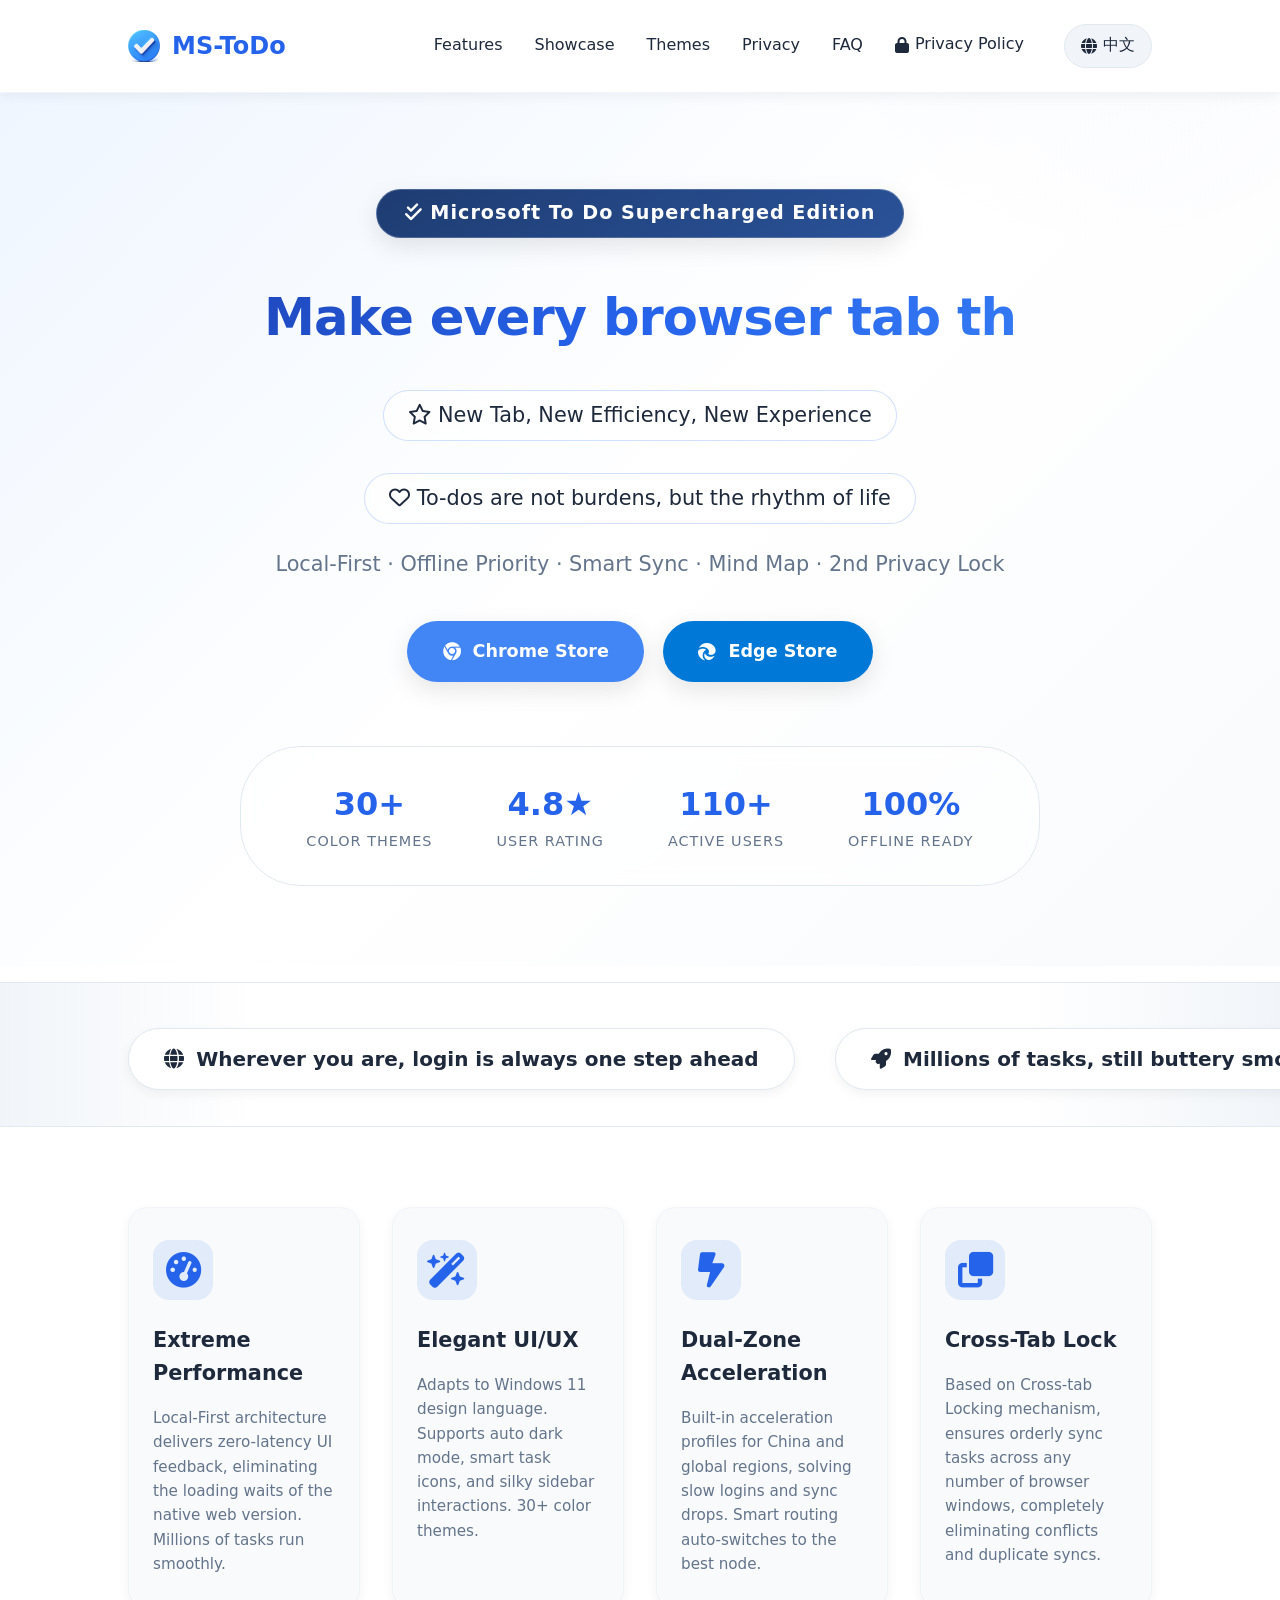
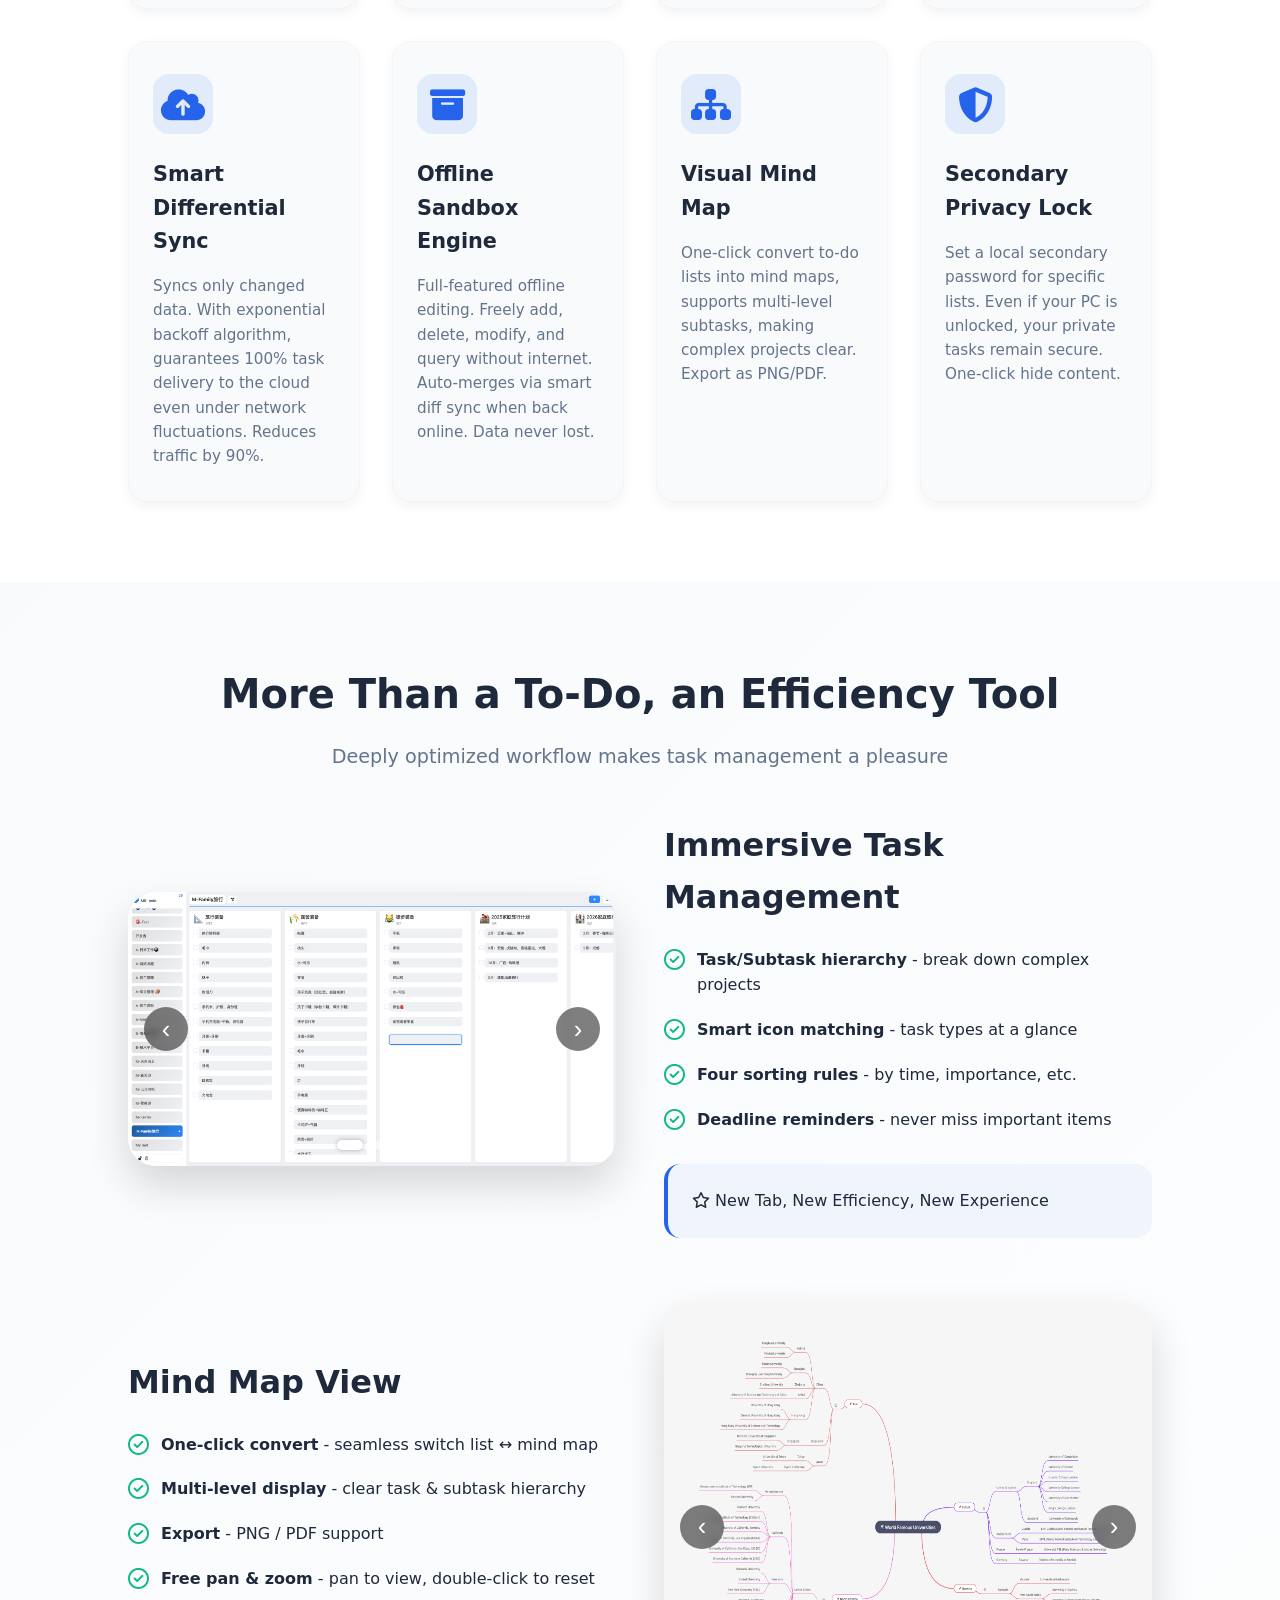
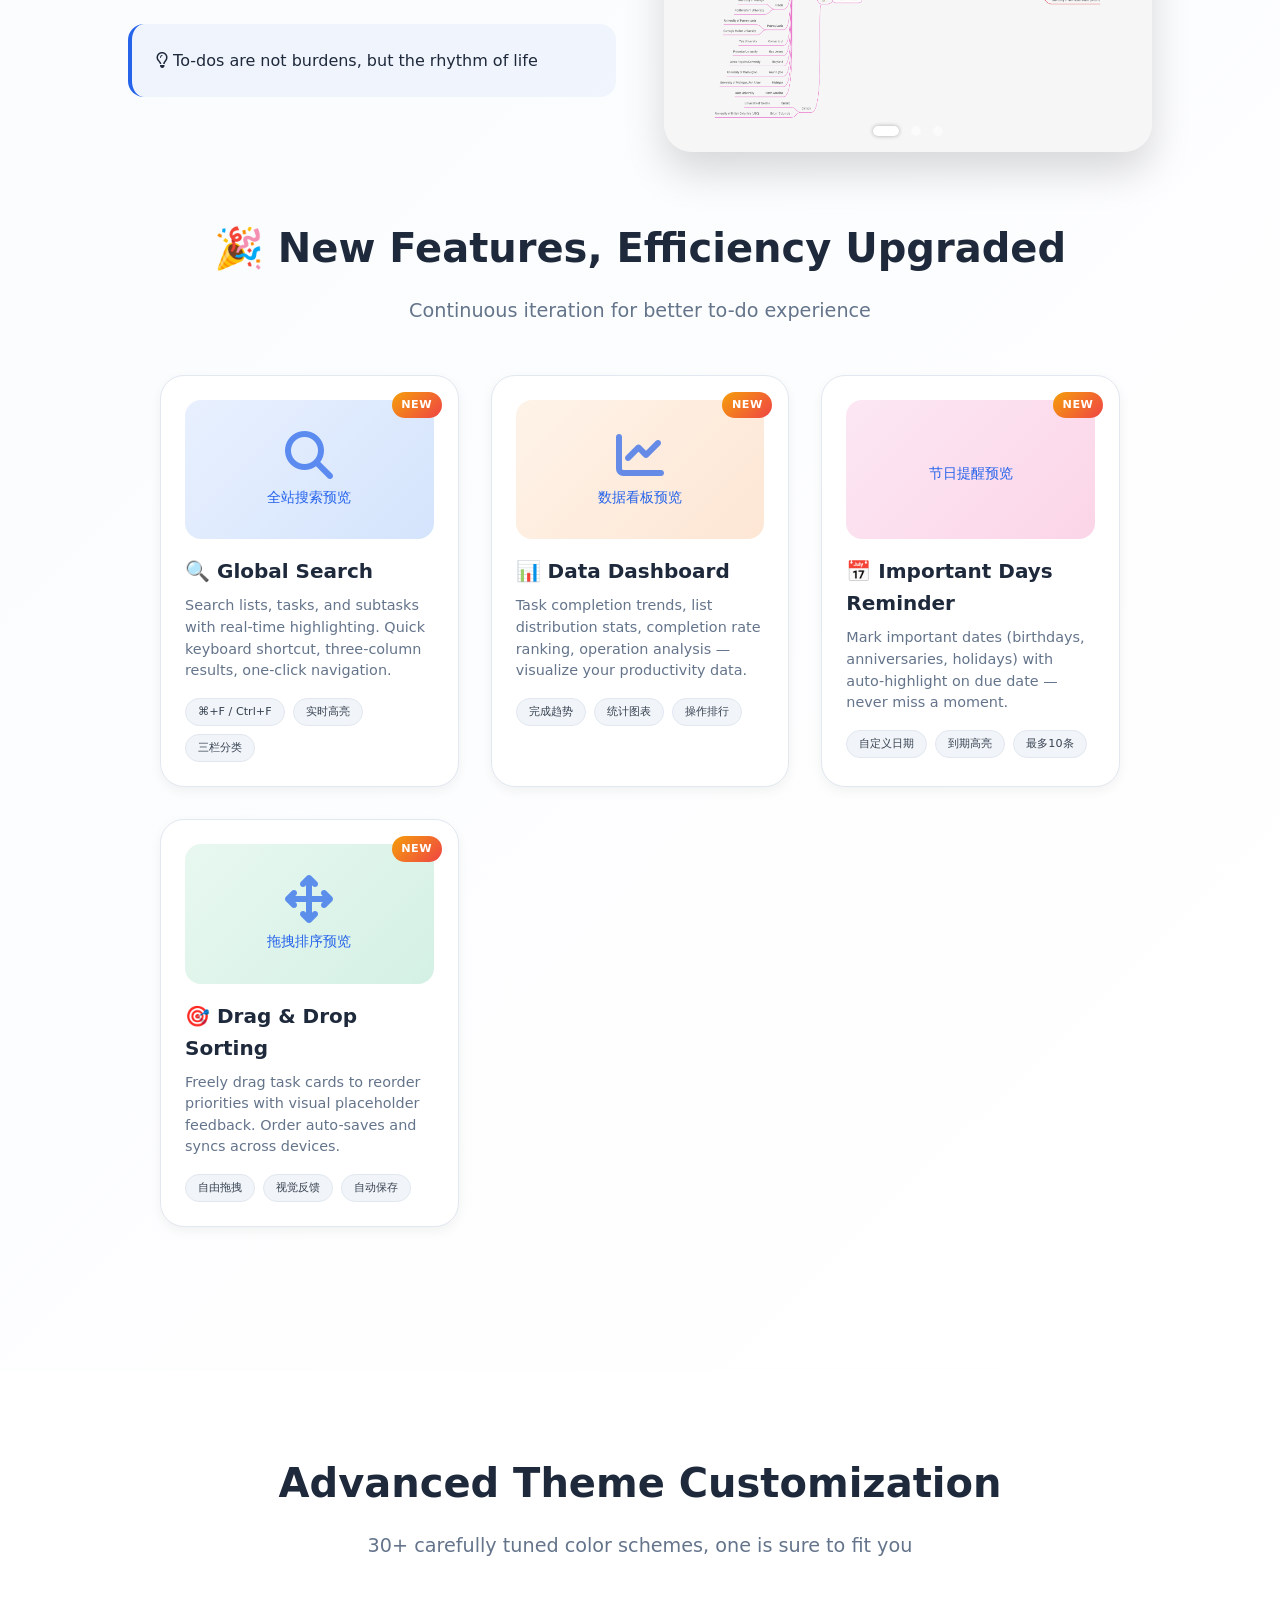
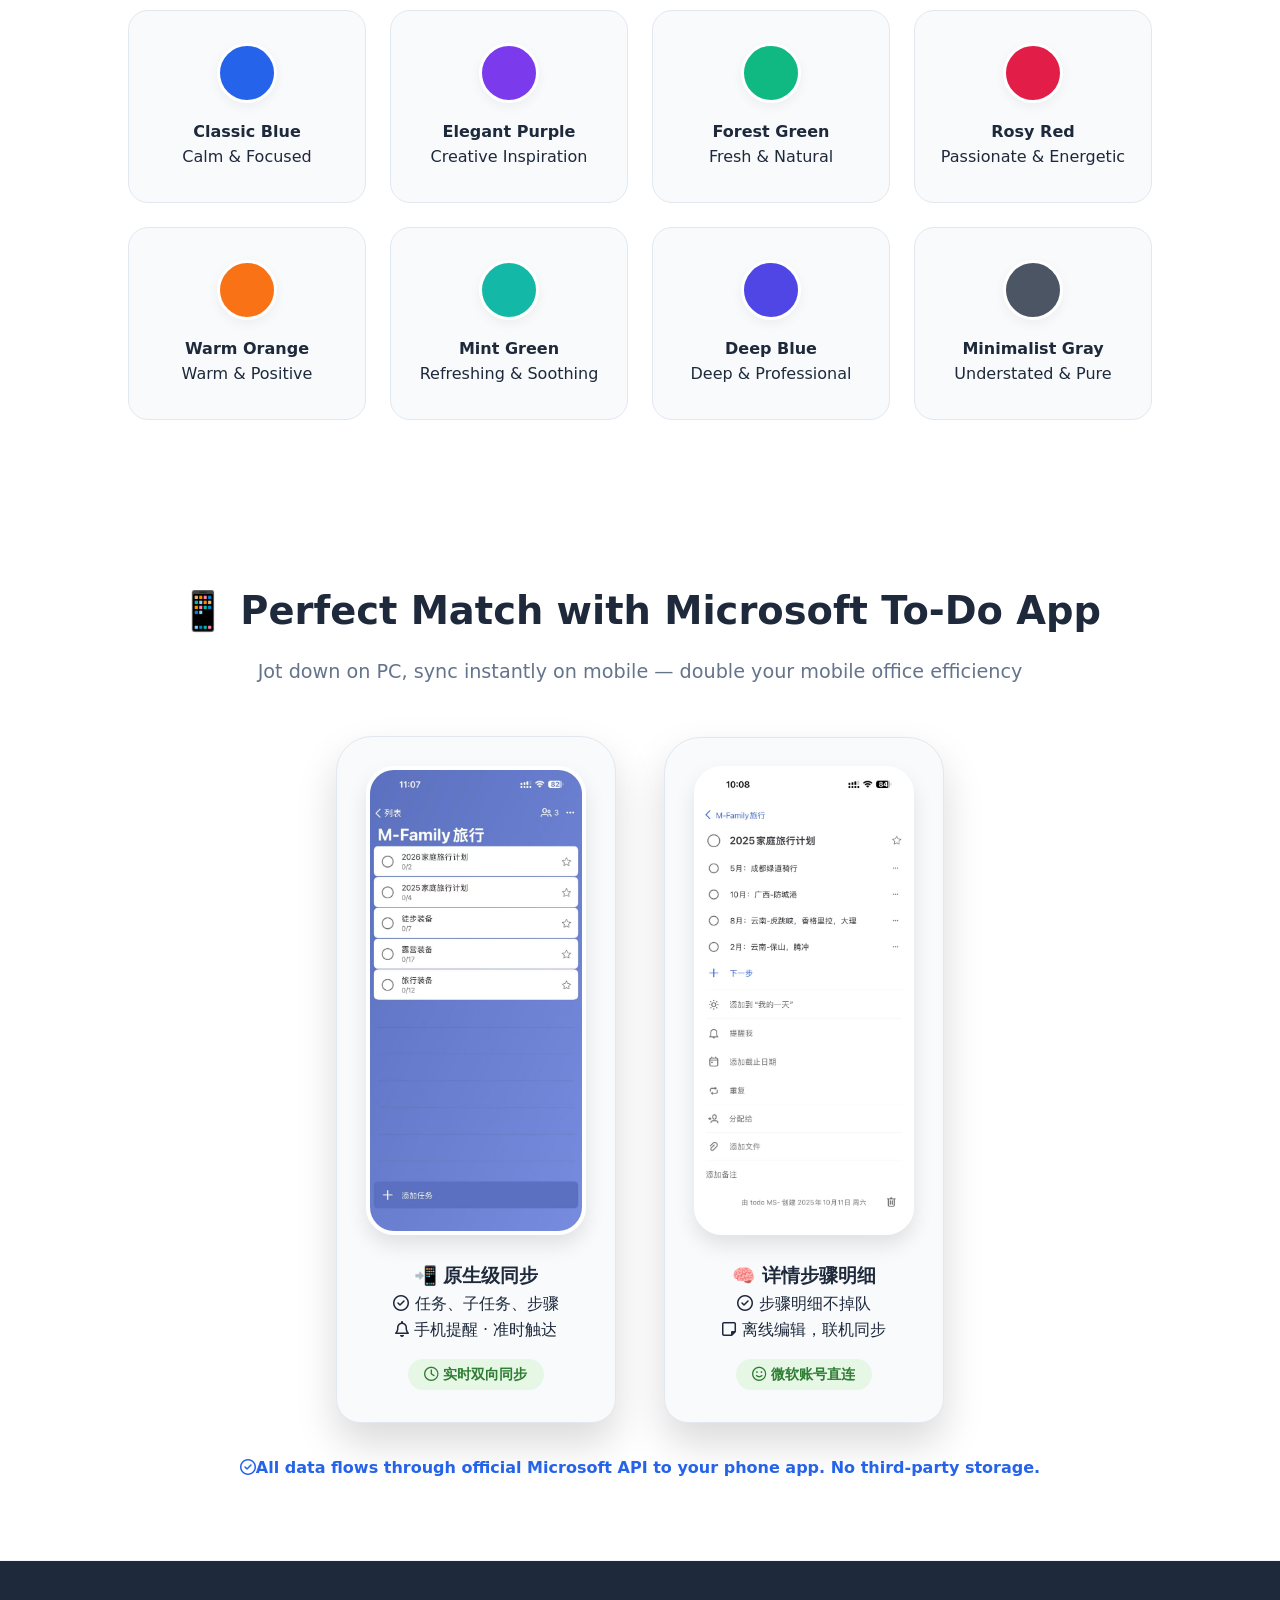
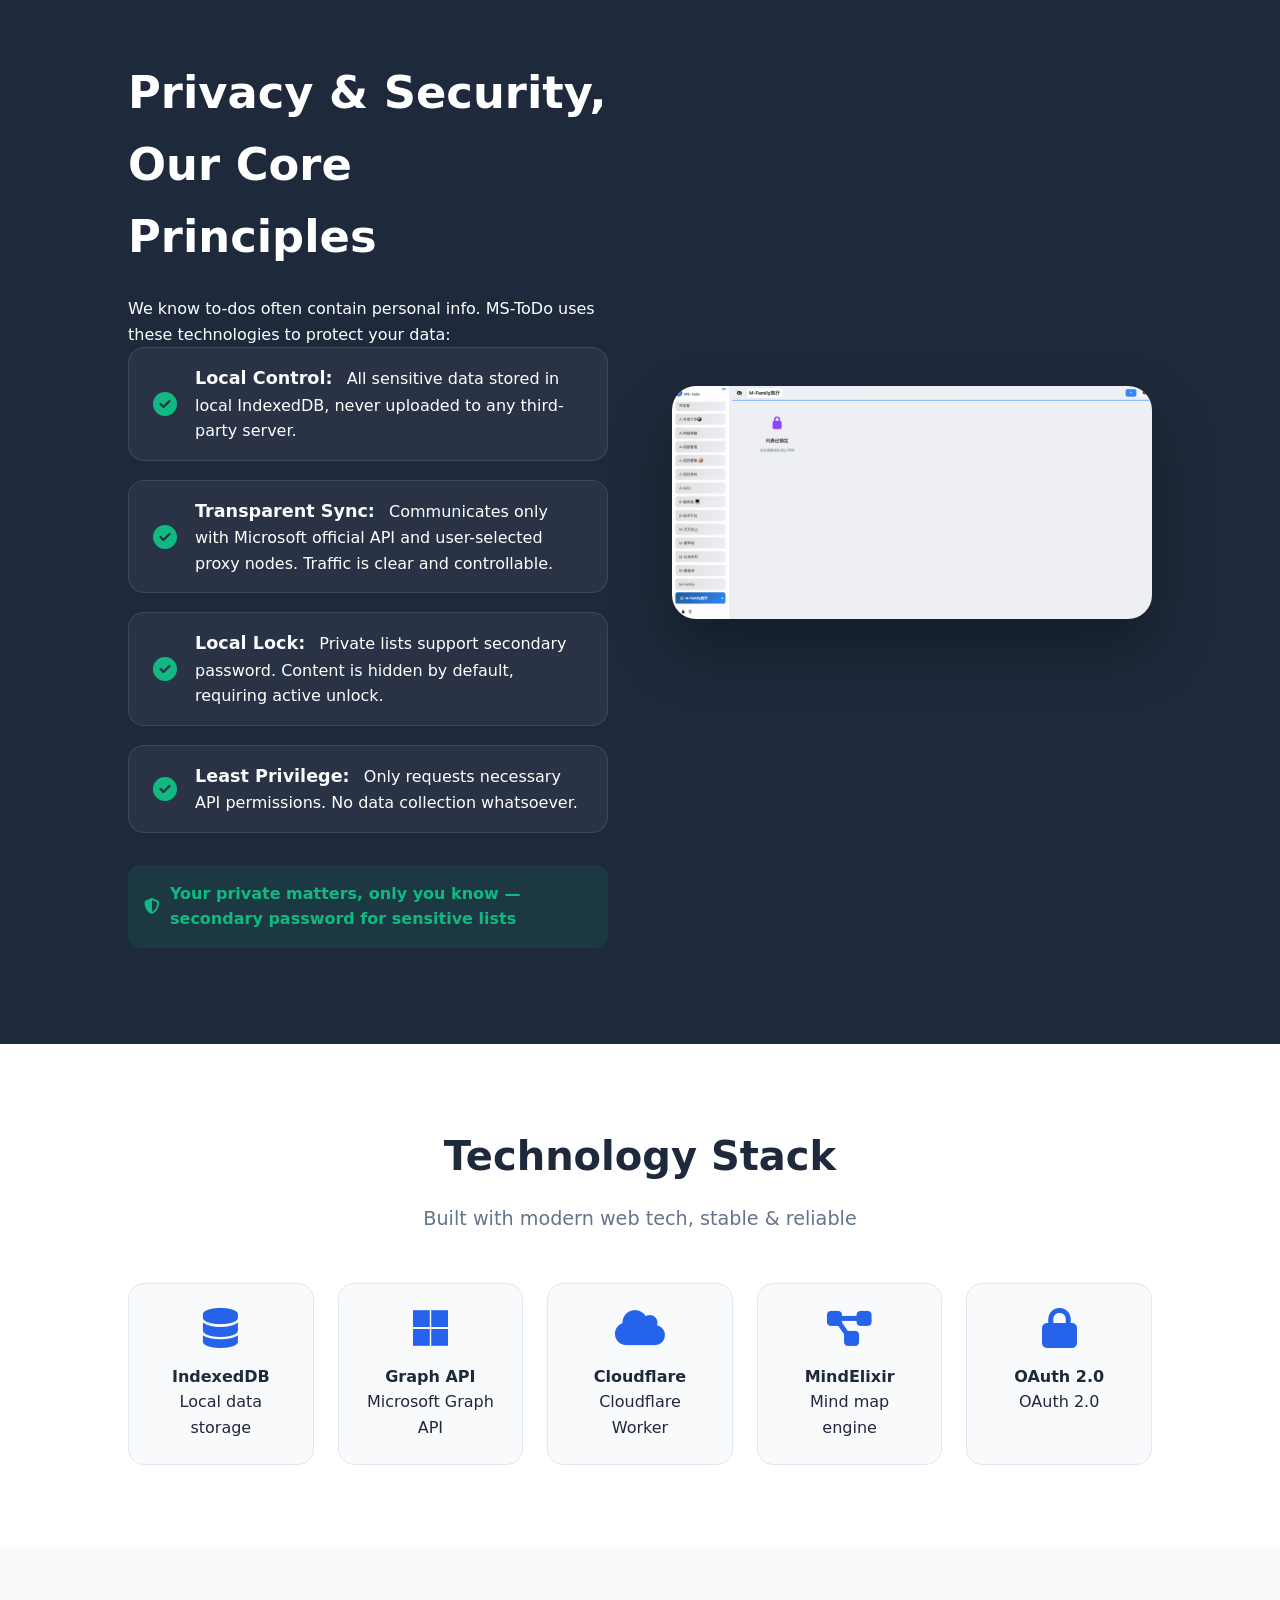
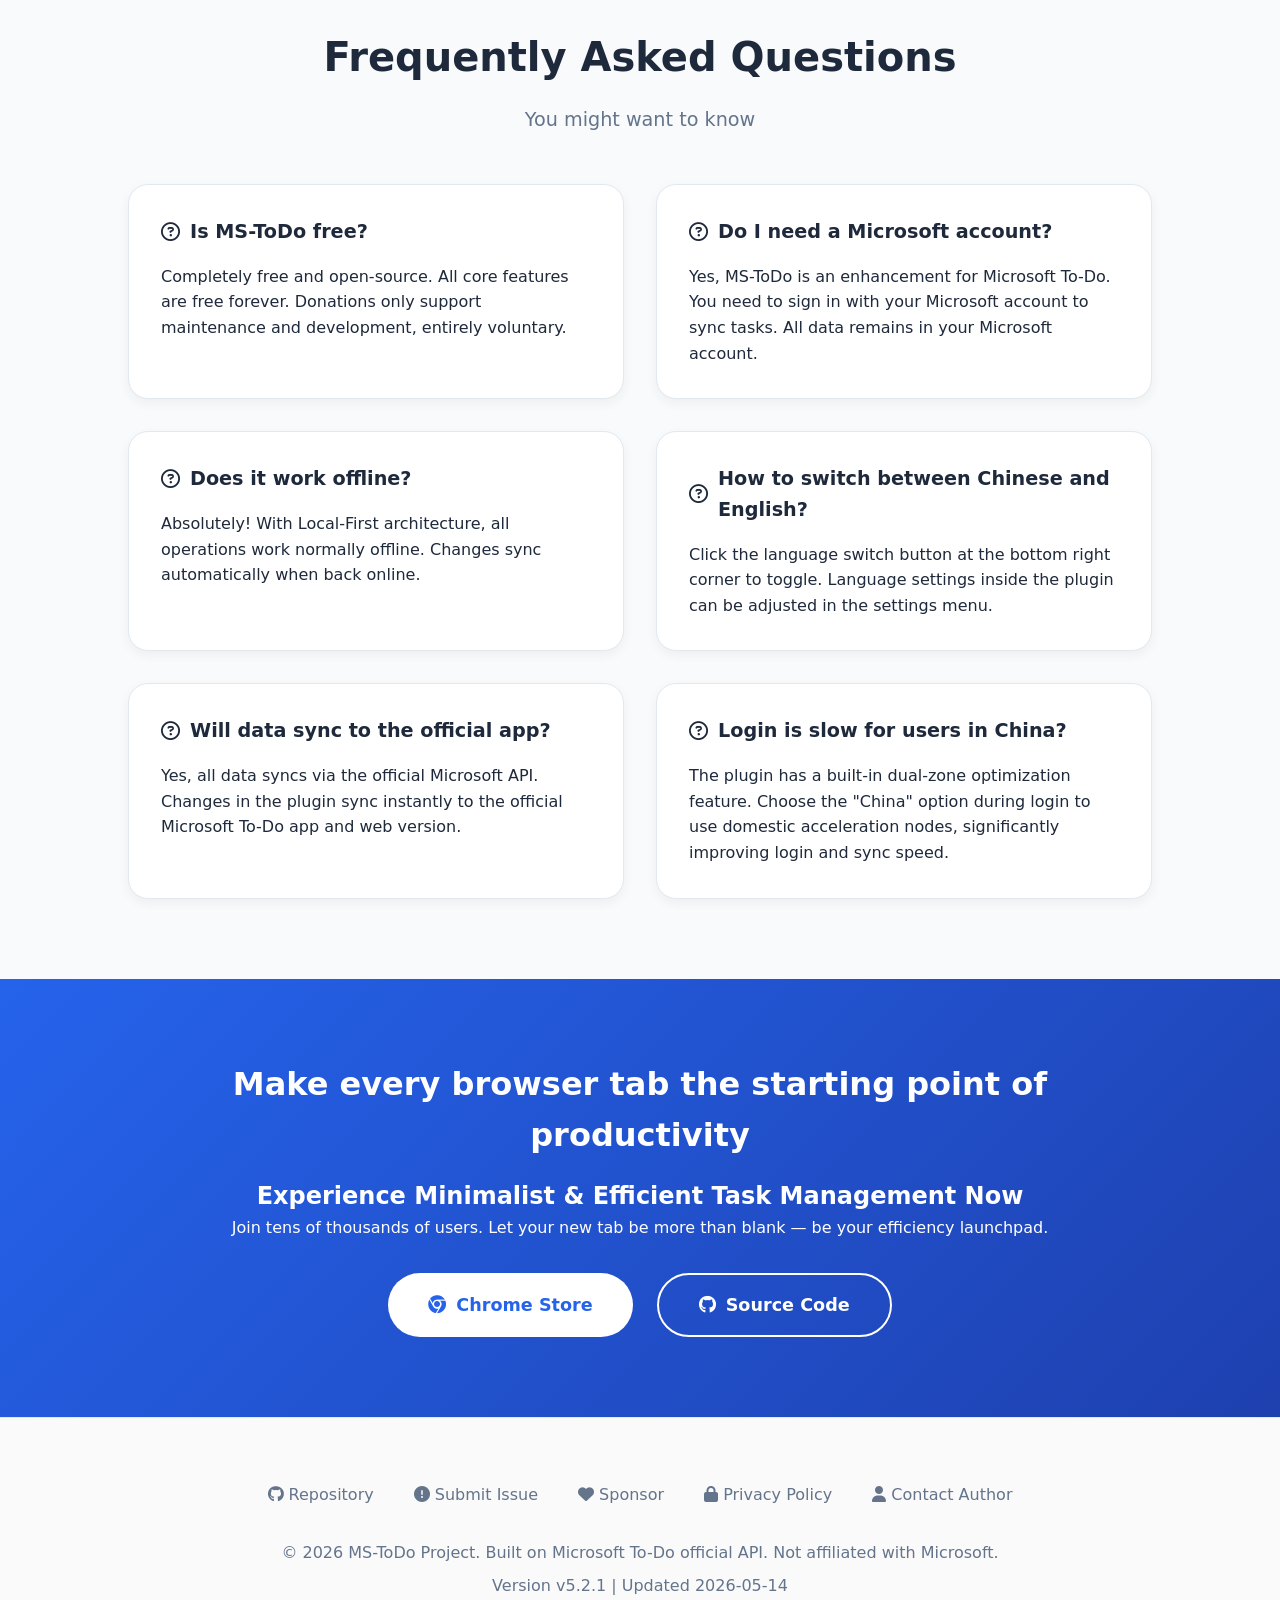
<file: index.html>
<!DOCTYPE html>
<html lang="zh-CN">
<head>
    <meta charset="UTF-8">
    <meta name="viewport" content="width=device-width, initial-scale=1.0, user-scalable=yes">
    <title>MS-ToDo 超级增强版 · 移动办公无缝同步</title>
    <meta name="description" content="微软待办官方增强插件，Local-First 架构，完美打通手机App，移动办公效率倍增。支持离线、思维导图、二级隐私锁。">
    <meta name="keywords" content="微软待办, Microsoft To Do, 手机同步, 移动办公, Chrome插件, 离线同步, 思维导图">
    <meta property="og:title" content="MS-ToDo - 微软待办超级增强版">
    <meta property="og:description" content="手机App无缝打通 · 移动办公效率神器 · Local-First">
    <meta property="og:image" content="img/logo/logo.png">
<!--    <meta name="google-adsense-account" content="ca-pub-5532146792919781">-->
<!--    <script async src="https://pagead2.googlesyndication.com/pagead/js/adsbygoogle.js?client=ca-pub-5532146792919781" crossorigin="anonymous"></script>-->
    <link rel="icon" type="image/png" href="img/logo/logo.png">
    <link rel="stylesheet" href="css/awesome-6.7.2.css">
    <link rel="stylesheet" href="css/page.css">
</head>
<body>
<nav>
    <div class="logo">
        <a href="/">
            <img src="img/logo/logo.png" alt="MS-ToDo Logo">
            MS-ToDo
        </a>
    </div>
    <div class="nav-links">
        <a href="#features" data-i18n="nav-features"><i class="fa-solid fa-star"></i> 功能特性</a>
        <a href="#showcase" data-i18n="nav-showcase"><i class="fa-solid fa-eye"></i> 界面预览</a>
        <a href="#theme" data-i18n="nav-theme"><i class="fa-solid fa-palette"></i> 主题定制</a>
        <a href="#privacy" data-i18n="nav-privacy"><i class="fa-solid fa-shield"></i> 安全隐私</a>
        <a href="#faq" data-i18n="nav-faq"><i class="fa-solid fa-circle-question"></i> FAQ</a>
        <span onclick="togglePrivacyModal(true)"><i class="fa-solid fa-lock"></i> <span data-i18n="nav-privacypolicy">隐私政策</span></span>
        <!--        <span class="btn-sponsor-nav" onclick="toggleSponsorModal(true)" data-i18n="nav-sponsor"><i class="fa-solid fa-heart"></i> 资助作者</span>-->
        <!--        <a href="https://github.com/cuifuq7/ms-todo" target="_blank"><i class="fa-brands fa-github"></i> GitHub</a>-->
        <div class="nav-lang" onclick="toggleLanguage()">
            <i class="fa-solid fa-globe"></i>
            <span id="lang-btn-text">English</span>
        </div>
    </div>
</nav>

<section class="hero">
    <span class="version-badge" data-i18n="version-badge"><i class="fa-solid fa-check-double"></i> Microsoft To Do 超级增强版</span>
    <div id="dynamic-slogan"></div>
    <div class="tagline-row">
        <span class="tagline"><i class="fa-regular fa-star"></i> <span data-i18n="tagline-simple">新标签页，新效率，新体验，新享受</span></span>
        <span class="tagline"><i class="fa-regular fa-heart"></i> <span data-i18n="tagline-emotional">待办不该是负担，而是生活的节奏</span></span>
    </div>
    <p class="subhead" data-i18n="hero-desc">Local-First · 离线优先 · 智能同步 · 思维导图 · 二级隐私锁</p>
    <div class="download-container">
        <a href="https://chromewebstore.google.com/detail/icmnmeceeheemlmbmolfendmiieabiac?utm_source=item-share-cb" class="btn-download btn-chrome" target="_blank">
            <i class="fa-brands fa-chrome"></i> <span data-i18n="btn-chrome">Chrome 商店</span>
        </a>
        <a href="https://microsoftedge.microsoft.com/addons/detail/mstodo/aoodkfaickihogbaooannechhccggnbp" class="btn-download btn-edge" target="_blank">
            <i class="fa-brands fa-edge"></i> <span data-i18n="btn-edge">Edge 商店</span>
        </a>
    </div>
    <div class="stats-bar">
        <div class="stat-item">
            <div class="stat-number">30+</div>
            <div class="stat-label" data-i18n="stat-themes">颜色主题</div>
        </div>
        <div class="stat-item">
            <div class="stat-number">4.8★</div>
            <div class="stat-label" data-i18n="stat-rating">用户评分</div>
        </div>
        <div class="stat-item">
            <div class="stat-number">110+</div>
            <div class="stat-label" data-i18n="stat-users">活跃用户</div>
        </div>
        <div class="stat-item">
            <div class="stat-number">100%</div>
            <div class="stat-label" data-i18n="stat-offline">离线可用</div>
        </div>
    </div>
</section>

<section class="slogan-waterfall">
    <div class="waterfall-track">
        <div class="waterfall-item"><i class="fa-solid fa-globe"></i> <span data-i18n="waterfall1">无论身在何处，登录永远快人一步</span></div>
        <div class="waterfall-item"><i class="fa-solid fa-rocket"></i> <span data-i18n="waterfall2">百万级任务，依然丝滑</span></div>
        <div class="waterfall-item"><i class="fa-solid fa-cloud-bolt"></i> <span data-i18n="waterfall3">离线编辑，联网自动同步</span></div>
        <div class="waterfall-item"><i class="fa-solid fa-brain"></i> <span data-i18n="waterfall4">待办变导图，思路更清晰</span></div>
        <div class="waterfall-item"><i class="fa-solid fa-lock"></i> <span data-i18n="waterfall5">二级密码保护敏感列表</span></div>
        <div class="waterfall-item"><i class="fa-solid fa-mobile-screen-button"></i> <span data-i18n="waterfall6">手机App无缝同步</span></div>
        <div class="waterfall-item"><i class="fa-solid fa-globe"></i> <span data-i18n="waterfall1">无论身在何处，登录永远快人一步</span></div>
        <div class="waterfall-item"><i class="fa-solid fa-rocket"></i> <span data-i18n="waterfall2">百万级任务，依然丝滑</span></div>
        <div class="waterfall-item"><i class="fa-solid fa-cloud-bolt"></i> <span data-i18n="waterfall3">离线编辑，联网自动同步</span></div>
        <div class="waterfall-item"><i class="fa-solid fa-brain"></i> <span data-i18n="waterfall4">待办变导图，思路更清晰</span></div>
        <div class="waterfall-item"><i class="fa-solid fa-lock"></i> <span data-i18n="waterfall5">二级密码保护敏感列表</span></div>
        <div class="waterfall-item"><i class="fa-solid fa-mobile-screen-button"></i> <span data-i18n="waterfall6">手机App无缝同步</span></div>
    </div>
</section>

<section class="features" id="features">
    <div class="feature-card">
        <div class="feature-icon"><i class="fa-solid fa-gauge-high"></i></div>
        <h3 data-i18n="f1-t">极致性能体验</h3>
        <p data-i18n="f1-d">采用 Local-First 架构，UI 操作实现零延迟反馈，彻底告别原生网页版的加载等待感。百万级任务流畅运行。</p></div>
    <div class="feature-card">
        <div class="feature-icon"><i class="fa-solid fa-wand-magic-sparkles"></i></div>
        <h3 data-i18n="f2-t">优雅 UI 交互</h3>
        <p data-i18n="f2-d">适配 Windows 11 设计语言。支持自动暗黑模式、智能任务图标匹配与丝滑的侧边栏交互。30+ 颜色主题自由切换。</p></div>
    <div class="feature-card">
        <div class="feature-icon"><i class="fa-solid fa-bolt-lightning"></i></div>
        <h3 data-i18n="f3-t">双区调优加速</h3>
        <p data-i18n="f3-d">内置中国区与国际区加速配置，针对性解决国内环境下登录缓慢与同步断连的顽疾。智能路由，自动切换最优节点。</p></div>
    <div class="feature-card">
        <div class="feature-icon"><i class="fa-solid fa-clone"></i></div>
        <h3 data-i18n="f4-t">跨标签协同锁</h3>
        <p data-i18n="f4-d">基于 Cross-tab Locking 机制，无论开启多少浏览器窗口，均能确保同步任务有序进行，彻底杜绝冲突与重复同步。</p></div>
    <div class="feature-card">
        <div class="feature-icon"><i class="fa-solid fa-cloud-arrow-up"></i></div>
        <h3 data-i18n="f5-t">智能差分同步</h3>
        <p data-i18n="f5-d">仅同步变更数据，配合指数重试算法，在网络波动环境下亦能保证任务百分百触达云端。流量消耗降低 90%。</p></div>
    <div class="feature-card">
        <div class="feature-icon"><i class="fa-solid fa-box-archive"></i></div>
        <h3 data-i18n="f6-t">离线沙箱引擎</h3>
        <p data-i18n="f6-d">支持全功能离线编辑。无网络时自由增删改查，待联网后自动执行智能差分合并同步，数据永不丢失。</p></div>
    <div class="feature-card">
        <div class="feature-icon"><i class="fa-solid fa-sitemap"></i></div>
        <h3 data-i18n="f7-t">可视化任务导图</h3>
        <p data-i18n="f7-d">一键将待办列表转化为思维导图，支持多级子任务展示，让复杂项目脉络清晰可见。支持导出为 PNG/PDF。</p></div>
    <div class="feature-card">
        <div class="feature-icon"><i class="fa-solid fa-shield-halved"></i></div>
        <h3 data-i18n="f8-t">Secondary 隐私锁</h3>
        <p data-i18n="f8-d">支持为特定列表设置本地二级密码。即使电脑处于解锁状态，你的私密任务依然固若金汤。内容一键隐藏。</p></div>
</section>

<section class="showcase" id="showcase">
    <h2 class="section-title" data-i18n="showcase-title">不止于待办，更是效率利器</h2>
    <p class="section-subtitle" data-i18n="showcase-subtitle">深度优化的工作流，让任务管理成为一种享受</p>
    <div class="showcase-grid">
        <div class="carousel-container" id="carousel1">
            <div class="carousel-slides" id="slides1">
                <div class="carousel-slide"><img src="img/page/family-pc.png" alt="MS-ToDo 主界面"></div>
                <div class="carousel-slide"><img src="img/page/Universities-list-zh.png" alt="MS-ToDo 待办列表中文"></div>
                <div class="carousel-slide"><img src="img/page/Universities-list-en.png" alt="MS-ToDo 待办列表英文"></div>
            </div>
            <button class="carousel-btn btn-prev" onclick="prevSlide('carousel1')">‹</button>
            <button class="carousel-btn btn-next" onclick="nextSlide('carousel1')">›</button>
            <div class="carousel-dots" id="dots1"></div>
        </div>
        <div class="showcase-content">
            <h3 data-i18n="showcase-1-title">沉浸式任务管理</h3>
            <ul class="showcase-list">
                <li><i class="fa-regular fa-circle-check"></i>
                    <div><strong data-i18n="showcase-1-1">任务/子任务二级结构</strong><span data-i18n="showcase-1-1-d"> - 复杂项目轻松拆解</span></div>
                </li>
                <li><i class="fa-regular fa-circle-check"></i>
                    <div><strong data-i18n="showcase-1-2">智能图标匹配</strong><span data-i18n="showcase-1-2-d"> - 任务类型一目了然</span></div>
                </li>
                <li><i class="fa-regular fa-circle-check"></i>
                    <div><strong data-i18n="showcase-1-3">四种排序规则</strong><span data-i18n="showcase-1-3-d"> - 按时间、重要性灵活组织</span></div>
                </li>
                <li><i class="fa-regular fa-circle-check"></i>
                    <div><strong data-i18n="showcase-1-4">截止日期提醒</strong><span data-i18n="showcase-1-4-d"> - 不错过任何重要事项</span></div>
                </li>
            </ul>
            <div class="showcase-quote"><i class="fa-regular fa-star"></i> <span data-i18n="showcase-quote-1">新标签页，新效率，新体验，新享受</span></div>
        </div>
    </div>
    <div class="showcase-grid" style="margin-top: 4rem;">
        <div class="showcase-content">
            <h3 data-i18n="showcase-2-title">思维导图视图</h3>
            <ul class="showcase-list">
                <li><i class="fa-regular fa-circle-check"></i>
                    <div><strong data-i18n="showcase-2-1">一键转换</strong><span data-i18n="showcase-2-1-d"> - 列表 ↔ 思维导图无缝切换</span></div>
                </li>
                <li><i class="fa-regular fa-circle-check"></i>
                    <div><strong data-i18n="showcase-2-2">多级展示</strong><span data-i18n="showcase-2-2-d"> - 任务与子任务层级清晰</span></div>
                </li>
                <li><i class="fa-regular fa-circle-check"></i>
                    <div><strong data-i18n="showcase-2-3">导出功能</strong><span data-i18n="showcase-2-3-d"> - 支持 PNG / PDF 导出</span></div>
                </li>
                <li><i class="fa-regular fa-circle-check"></i>
                    <div><strong data-i18n="showcase-2-4">自由拖拽</strong><span data-i18n="showcase-2-4-d"> - 平移查看，双击复位</span></div>
                </li>
            </ul>
            <div class="showcase-quote"><i class="fa-regular fa-lightbulb"></i> <span data-i18n="showcase-quote-2">待办不该是负担，而是生活的节奏</span></div>
        </div>
        <div class="carousel-container" id="carousel2">
            <div class="carousel-slides" id="slides2">
                <div class="carousel-slide"><img src="img/page/Universities-mind-en.png" alt="MS-ToDo 思维导图英文" style="height: 450px;"></div>
                <div class="carousel-slide"><img src="img/page/Universities-mind-zh.png" alt="MS-ToDo 思维导图中文" style="height: 450px;"></div>
                <div class="carousel-slide"><img src="img/page/family-pc-mind.png" alt="MS-ToDo 思维导图总览" style="height: 450px;"></div>
            </div>
            <button class="carousel-btn btn-prev" onclick="prevSlide('carousel2')">‹</button>
            <button class="carousel-btn btn-next" onclick="nextSlide('carousel2')">›</button>
            <div class="carousel-dots" id="dots2"></div>
        </div>
    </div>

    <!-- ==================== 新增功能展示区 ==================== -->
    <section class="new-features" id="new-features">
        <h2 class="section-title" data-i18n="new-features-title">🎉 全新功能，效率再升级</h2>
        <p class="section-subtitle" data-i18n="new-features-subtitle">持续迭代，只为更好的待办体验</p>

        <div class="new-features-grid">
            <!-- 功能1：全站搜索 -->
            <div class="new-feature-card">
                <div class="feature-img-placeholder">
                    <div class="placeholder-img">
                        <i class="fa-solid fa-magnifying-glass"></i>
                        <span>全站搜索预览</span>
                    </div>
                </div>
                <div class="feature-badge new">NEW</div>
                <h3 data-i18n="feature-search-title">🔍 全站搜索</h3>
                <p data-i18n="feature-search-desc">支持搜索列表、任务、子任务，实时高亮匹配内容，键盘快捷键快速唤起，结果三栏分类展示，一键跳转定位。</p>
                <div class="feature-tags">
                    <span>⌘+F / Ctrl+F</span>
                    <span>实时高亮</span>
                    <span>三栏分类</span>
                </div>
            </div>

            <!-- 功能2：数据看板 -->
            <div class="new-feature-card">
                <div class="feature-img-placeholder">
                    <div class="placeholder-img">
                        <i class="fa-solid fa-chart-line"></i>
                        <span>数据看板预览</span>
                    </div>
                </div>
                <div class="feature-badge new">NEW</div>
                <h3 data-i18n="feature-dashboard-title">📊 数据看板</h3>
                <p data-i18n="feature-dashboard-desc">任务完成趋势图、列表分布统计、完成率排行、操作行为分析，直观掌握你的效率数据。</p>
                <div class="feature-tags">
                    <span>完成趋势</span>
                    <span>统计图表</span>
                    <span>操作排行</span>
                </div>
            </div>

            <!-- 功能3：重要节日提醒 -->
            <div class="new-feature-card">
                <div class="feature-img-placeholder">
                    <div class="placeholder-img">
                        <i class="fa-solid fa-calendar-star"></i>
                        <span>节日提醒预览</span>
                    </div>
                </div>
                <div class="feature-badge new">NEW</div>
                <h3 data-i18n="feature-days-title">📅 重要节日提醒</h3>
                <p data-i18n="feature-days-desc">自定义标记重要日期（生日、纪念日、节假日），到期自动高亮提醒，不错过任何重要时刻。</p>
                <div class="feature-tags">
                    <span>自定义日期</span>
                    <span>到期高亮</span>
                    <span>最多10条</span>
                </div>
            </div>

            <!-- 功能4：拖拽排序 -->
            <div class="new-feature-card">
                <div class="feature-img-placeholder">
                    <div class="placeholder-img">
                        <i class="fa-solid fa-arrows-up-down-left-right"></i>
                        <span>拖拽排序预览</span>
                    </div>
                </div>
                <div class="feature-badge new">NEW</div>
                <h3 data-i18n="feature-drag-title">🎯 拖拽排序</h3>
                <p data-i18n="feature-drag-desc">任务卡片自由拖拽排序，手动调整优先级，拖拽占位符视觉反馈，顺序自动保存同步。</p>
                <div class="feature-tags">
                    <span>自由拖拽</span>
                    <span>视觉反馈</span>
                    <span>自动保存</span>
                </div>
            </div>
        </div>
    </section>




</section>

<section class="theme-showcase" id="theme">
    <h2 class="section-title" data-i18n="theme-title">高级主题颜色定制</h2>
    <p class="section-subtitle" data-i18n="theme-subtitle">30+ 精心调校的色彩方案，总有一款适合你</p>
    <div class="theme-grid">
        <div class="theme-item">
            <div class="theme-color theme-blue"></div>
            <h4 data-i18n="theme-blue-title">经典蓝</h4>
            <p data-i18n="theme-blue-desc">沉稳专注</p></div>
        <div class="theme-item">
            <div class="theme-color theme-purple"></div>
            <h4 data-i18n="theme-purple-title">优雅紫</h4>
            <p data-i18n="theme-purple-desc">创意灵感</p></div>
        <div class="theme-item">
            <div class="theme-color theme-green"></div>
            <h4 data-i18n="theme-green-title">森林绿</h4>
            <p data-i18n="theme-green-desc">清新自然</p></div>
        <div class="theme-item">
            <div class="theme-color theme-rose"></div>
            <h4 data-i18n="theme-rose-title">玫瑰红</h4>
            <p data-i18n="theme-rose-desc">热情活力</p></div>
        <div class="theme-item">
            <div class="theme-color theme-orange"></div>
            <h4 data-i18n="theme-orange-title">暖阳橙</h4>
            <p data-i18n="theme-orange-desc">温暖积极</p></div>
        <div class="theme-item">
            <div class="theme-color theme-teal"></div>
            <h4 data-i18n="theme-teal-title">薄荷绿</h4>
            <p data-i18n="theme-teal-desc">清爽治愈</p></div>
        <div class="theme-item">
            <div class="theme-color theme-indigo"></div>
            <h4 data-i18n="theme-indigo-title">深海蓝</h4>
            <p data-i18n="theme-indigo-desc">深邃专业</p></div>
        <div class="theme-item">
            <div class="theme-color theme-gray"></div>
            <h4 data-i18n="theme-gray-title">极简灰</h4>
            <p data-i18n="theme-gray-desc">低调纯粹</p></div>
    </div>
</section>

<section class="mobile-showcase" id="mobile">
    <h2 data-i18n="mobile-title">📱 与微软待办App · 天生一对</h2>
    <div class="sub" data-i18n="mobile-sub">电脑上随手记，手机端实时同步，移动办公效率倍增</div>
    <div class="mobile-grid">
        <div class="mobile-card"><img src="img/page/family-app.png" alt="手机截图1">
            <h3>📲 原生级同步</h3>
            <p><i class="fa-regular fa-circle-check"></i> 任务、子任务、步骤</p>
            <p><i class="fa-regular fa-bell"></i> 手机提醒 · 准时触达</p><span class="sync-badge"><i class="fa-regular fa-clock"></i> 实时双向同步</span></div>
        <div class="mobile-card"><img src="img/page/family-app2.jpg" alt="手机截图2">
            <h3>🧠 详情步骤明细</h3>
            <p><i class="fa-regular fa-circle-check"></i> 步骤明细不掉队</p>
            <p><i class="fa-regular fa-sticky-note"></i> 离线编辑，联机同步</p><span class="sync-badge"><i class="fa-regular fa-face-smile"></i> 微软账号直连</span></div>
    </div>
    <p style="text-align:center; margin-top:2rem; color: var(--primary-color);"><i class="fa-regular fa-circle-check"></i><strong data-i18n="mobile-footnote">所有数据均通过微软官方API与手机App无缝打通，无第三方存储</strong></p>
</section>

<section class="highlight" id="privacy">
    <div class="highlight-content">
        <h2 data-i18n="p-title">隐私与安全，我们的核心原则</h2>
        <p class="desc" data-i18n="p-desc">我们深知待办事项往往包含个人敏感信息。MS-ToDo 采用以下技术保障您的数据安全：</p>
        <div class="privacy-list">
            <div class="privacy-item"><i class="fa-solid fa-circle-check"></i>
                <div><strong data-i18n="p1-t">数据自主控制：</strong><span data-i18n="p1-d">所有敏感数据存储在本地 IndexedDB，不上传任何第三方服务器存储。</span></div>
            </div>
            <div class="privacy-item"><i class="fa-solid fa-circle-check"></i>
                <div><strong data-i18n="p2-t">透明同步流向：</strong><span data-i18n="p2-d">仅与微软官方 API 和用户自选的代理节点通信，流量清晰可控。</span></div>
            </div>
            <div class="privacy-item"><i class="fa-solid fa-circle-check"></i>
                <div><strong data-i18n="p3-t">本地锁保护：</strong><span data-i18n="p3-d">私密列表支持二级密码访问，内容默认隐藏，需主动解锁查看。</span></div>
            </div>
            <div class="privacy-item"><i class="fa-solid fa-circle-check"></i>
                <div><strong data-i18n="p4-t">最小权限原则：</strong><span data-i18n="p4-d">仅申请必要的 API 权限，无任何数据收集行为。</span></div>
            </div>
        </div>
        <div class="privacy-tagline"><i class="fa-solid fa-shield-halved"></i> <span data-i18n="privacy-tagline">你的私事，只有你知道 —— 二级密码保护敏感列表</span></div>
    </div>
    <div class="highlight-image"><img src="img/page/Privacy-Lock.png" alt="隐私锁功能"></div>
</section>

<section class="tech-stack">
    <h2 class="section-title" data-i18n="tech-title">技术架构</h2>
    <p class="section-subtitle" data-i18n="tech-subtitle">现代 Web 技术打造，稳定可靠</p>
    <div class="tech-grid">
        <div class="tech-item"><i class="fa-solid fa-database"></i><h4>IndexedDB</h4>
            <p data-i18n="tech-1">本地数据存储</p></div>
        <div class="tech-item"><i class="fa-brands fa-microsoft"></i><h4>Graph API</h4>
            <p data-i18n="tech-2">微软官方接口</p></div>
        <div class="tech-item"><i class="fa-solid fa-cloud"></i><h4>Cloudflare</h4>
            <p data-i18n="tech-3">Worker 代理</p></div>
        <div class="tech-item"><i class="fa-solid fa-diagram-project"></i><h4>MindElixir</h4>
            <p data-i18n="tech-4">思维导图引擎</p></div>
        <div class="tech-item"><i class="fa-solid fa-lock"></i><h4>OAuth 2.0</h4>
            <p data-i18n="tech-5">安全认证</p></div>
    </div>
</section>

<section class="faq" id="faq">
    <h2 class="section-title" data-i18n="faq-title">常见问题</h2>
    <p class="section-subtitle" data-i18n="faq-subtitle">你可能想了解的</p>
    <div class="faq-grid">
        <div class="faq-item"><h4><i class="fa-regular fa-circle-question"></i> <span data-i18n="faq1-q">MS-ToDo 是免费的吗？</span></h4>
            <p data-i18n="faq1-a">完全免费开源，所有核心功能均可永久免费使用。打赏仅用于支持作者维护域名和持续开发，完全自愿。</p></div>
        <div class="faq-item"><h4><i class="fa-regular fa-circle-question"></i> <span data-i18n="faq2-q">需要注册微软账号吗？</span></h4>
            <p data-i18n="faq2-a">是的，MS-ToDo 是微软待办的增强插件，需要登录微软账号同步您的任务数据。所有数据仍归属于您的微软账户。</p></div>
        <div class="faq-item"><h4><i class="fa-regular fa-circle-question"></i> <span data-i18n="faq3-q">离线时能正常使用吗？</span></h4>
            <p data-i18n="faq3-a">完全可以！MS-ToDo 采用 Local-First 架构，离线时所有操作（增删改查）均正常工作，联网后自动同步到云端。</p></div>
        <div class="faq-item"><h4><i class="fa-regular fa-circle-question"></i> <span data-i18n="faq4-q">如何切换中英文？</span></h4>
            <p data-i18n="faq4-a">点击页面右下角的语言切换按钮即可在中文和英文之间切换。插件内的语言设置可在设置菜单中调整。</p></div>
        <div class="faq-item"><h4><i class="fa-regular fa-circle-question"></i> <span data-i18n="faq5-q">数据会同步到官方 App 吗？</span></h4>
            <p data-i18n="faq5-a">是的，所有数据通过微软官方 API 同步，您在插件中的操作会实时同步到微软待办官方 App 和网页版。</p></div>
        <div class="faq-item"><h4><i class="fa-regular fa-circle-question"></i> <span data-i18n="faq6-q">国内用户登录慢怎么办？</span></h4>
            <p data-i18n="faq6-a">插件内置双区调优功能，登录时选择「中国版」即可使用国内加速节点，显著提升登录和同步速度。</p></div>
    </div>
</section>

<section class="cta">
    <div class="cta-quote" data-i18n="cta-quote">让每一次浏览器打开，都成为 productivity 的起点</div>
    <h2 data-i18n="cta-title">立即体验极简高效的待办管理</h2>
    <p data-i18n="cta-desc">加入上万名用户，让新标签页不只是空白，而是你的效率起点</p>
    <div class="cta-buttons">
        <a href="https://chromewebstore.google.com/detail/icmnmeceeheemlmbmolfendmiieabiac?utm_source=item-share-cb" class="btn-cta" target="_blank"><i class="fa-brands fa-chrome"></i> <span data-i18n="btn-chrome">Chrome 商店</span></a>
        <a href="https://github.com/cuifuq7/ms-todo" class="btn-cta btn-cta-outline" target="_blank"><i class="fa-brands fa-github"></i> <span data-i18n="btn-github-source">查看源码</span></a>
    </div>
</section>

<div class="modal-overlay" id="privacyModal" onclick="if(event.target == this) togglePrivacyModal(false)">
    <div class="modal-content">
        <button class="modal-close" onclick="togglePrivacyModal(false)">&times;</button>
        <h2 style="margin-bottom: 0.5rem;" data-i18n="privacy-title">隐私政策</h2>
        <p style="color: var(--text-light); font-size: 0.9rem; border-bottom: 1px solid var(--gray-200); padding-bottom: 1rem;" data-i18n="privacy-updated">最后更新：2026年3月19日</p>
        <div class="privacy-policy-content" id="privacy-policy-text">
            <!-- 完整隐私政策内容会通过JS动态填充，保留完整内容 -->
        </div>
    </div>
</div>

<div class="modal-overlay" id="sponsorModal" onclick="if(event.target == this) toggleSponsorModal(false)">
    <div class="modal-content">
        <button class="modal-close" onclick="toggleSponsorModal(false)">&times;</button>
        <h2 style="margin-bottom: 1rem;" data-i18n="s-title">资助作者</h2>
        <p style="color: var(--text-light); font-size: 1rem; margin-bottom: 2rem;" data-i18n="s-desc">如果你觉得 MS-ToDo 提升了你的效率，欢迎请作者喝杯咖啡 ☕️ 所有打赏将用于域名维护和持续开发。</p>
        <div class="qr-container">
            <div class="qr-item"><img src="img/pay/wechat-qrcode.png" alt="微信支付">
                <p style="color:#07c160"><i class="fa-brands fa-weixin"></i> WeChat Pay</p></div>
            <div class="qr-item"><img src="img/pay/alipay-qrcode.png" alt="支付宝">
                <p style="color:#1677ff"><i class="fa-solid fa-wallet"></i> Alipay</p></div>
            <div class="qr-item"><img src="img/pay/PayPal-qrcode.png" alt="PayPal">
                <p style="color:#003087"><i class="fa-brands fa-paypal"></i> PayPal</p></div>
        </div>
        <p style="margin-top: 2rem; color: var(--text-light); font-size: 0.9rem;" data-i18n="s-footer">感谢每一位支持者的付出 🙏</p>
    </div>
</div>

<footer>
    <div class="footer-links">
        <a href="https://github.com/cuifuq7/ms-todo" target="_blank"><i class="fa-brands fa-github"></i> <span data-i18n="footer-repo">代码仓库</span></a>
        <a href="https://github.com/cuifuq7/ms-todo/issues" target="_blank"><i class="fa-solid fa-circle-exclamation"></i> <span data-i18n="footer-issue">提交 Issue</span></a>
        <span onclick="toggleSponsorModal(true)"><i class="fa-solid fa-heart"></i> <span data-i18n="nav-sponsor">资助作者</span></span>
        <span onclick="togglePrivacyModal(true)"><i class="fa-solid fa-lock"></i> <span data-i18n="footer-privacy">隐私政策</span></span>
        <a href="https://github.com/cuifuq7" target="_blank"><i class="fa-solid fa-user"></i> <span data-i18n="footer-contact">联系作者</span></a>
    </div>
    <p class="footer-copyright">&copy; 2026 MS-ToDo Project. <span data-i18n="footer-copy">基于 Microsoft To Do 官方 API 构建，与微软公司无附属关系。</span></p>
    <p class="footer-copyright" style="margin-top: 0.5rem;" data-i18n="footer-version">当前版本 v5.2.1 | 更新于 2026-05-14</p>
</footer>

<script>
    // 完整i18n对象
    const i18n = {
        'zh': {
            'nav-features': '功能特性',
            'nav-showcase': '界面预览',
            'nav-theme': '主题定制',
            'nav-privacy': '安全隐私',
            'nav-faq': 'FAQ',
            'nav-sponsor': '资助作者',
            'nav-privacypolicy': '隐私政策',
            'tagline-simple': '新标签页，新效率，新体验，新享受',
            'tagline-emotional': '待办不该是负担，而是生活的节奏',
            'hero-desc': 'Local-First · 离线优先 · 智能同步 · 思维导图 · 二级隐私锁',
            'btn-chrome': 'Chrome 商店',
            'btn-edge': 'Edge 商店',
            'btn-github-source': '查看源码',
            'stat-themes': '颜色主题',
            'stat-rating': '用户评分',
            'stat-users': '活跃用户',
            'stat-offline': '离线可用',
            'version-badge': '<i class="fa-solid fa-check-double"></i> Microsoft To Do 超级增强版',
            'waterfall1': '无论身在何处，登录永远快人一步',
            'waterfall2': '百万级任务，依然丝滑',
            'waterfall3': '离线编辑，联网自动同步',
            'waterfall4': '待办变导图，思路更清晰',
            'waterfall5': '二级密码保护敏感列表',
            'waterfall6': '手机App无缝同步',
            'f1-t': '极致性能体验',
            'f1-d': '采用 Local-First 架构，UI 操作实现零延迟反馈，彻底告别原生网页版的加载等待感。百万级任务流畅运行。',
            'f2-t': '优雅 UI 交互',
            'f2-d': '适配 Windows 11 设计语言。支持自动暗黑模式、智能任务图标匹配与丝滑的侧边栏交互。30+ 颜色主题自由切换。',
            'f3-t': '双区调优加速',
            'f3-d': '内置中国区与国际区加速配置，针对性解决国内环境下登录缓慢与同步断连的顽疾。智能路由，自动切换最优节点。',
            'f4-t': '跨标签协同锁',
            'f4-d': '基于 Cross-tab Locking 机制，无论开启多少浏览器窗口，均能确保同步任务有序进行，彻底杜绝冲突与重复同步。',
            'f5-t': '智能差分同步',
            'f5-d': '仅同步变更数据，配合指数重试算法，在网络波动环境下亦能保证任务百分百触达云端。流量消耗降低 90%。',
            'f6-t': '离线沙箱引擎',
            'f6-d': '支持全功能离线编辑。无网络时自由增删改查，待联网后自动执行智能差分合并同步，数据永不丢失。',
            'f7-t': '可视化任务导图',
            'f7-d': '一键将待办列表转化为思维导图，支持多级子任务展示，让复杂项目脉络清晰可见。支持导出为 PNG/PDF。',
            'f8-t': 'Secondary 隐私锁',
            'f8-d': '支持为特定列表设置本地二级密码。即使电脑处于解锁状态，你的私密任务依然固若金汤。内容一键隐藏。',
            'showcase-title': '不止于待办，更是效率利器',
            'showcase-subtitle': '深度优化的工作流，让任务管理成为一种享受',
            'showcase-1-title': '沉浸式任务管理',
            'showcase-1-1': '任务/子任务二级结构',
            'showcase-1-1-d': ' - 复杂项目轻松拆解',
            'showcase-1-2': '智能图标匹配',
            'showcase-1-2-d': ' - 任务类型一目了然',
            'showcase-1-3': '四种排序规则',
            'showcase-1-3-d': ' - 按时间、重要性灵活组织',
            'showcase-1-4': '截止日期提醒',
            'showcase-1-4-d': ' - 不错过任何重要事项',
            'showcase-quote-1': '新标签页，新效率，新体验，新享受',
            'showcase-2-title': '思维导图视图',
            'showcase-2-1': '一键转换',
            'showcase-2-1-d': ' - 列表 ↔ 思维导图无缝切换',
            'showcase-2-2': '多级展示',
            'showcase-2-2-d': ' - 任务与子任务层级清晰',
            'showcase-2-3': '导出功能',
            'showcase-2-3-d': ' - 支持 PNG / PDF 导出',
            'showcase-2-4': '自由拖拽',
            'showcase-2-4-d': ' - 平移查看，双击复位',
            'showcase-quote-2': '待办不该是负担，而是生活的节奏',
            'theme-title': '高级主题颜色定制',
            'theme-subtitle': '30+ 精心调校的色彩方案，总有一款适合你',
            'theme-blue-title': '经典蓝',
            'theme-blue-desc': '沉稳专注',
            'theme-purple-title': '优雅紫',
            'theme-purple-desc': '创意灵感',
            'theme-green-title': '森林绿',
            'theme-green-desc': '清新自然',
            'theme-rose-title': '玫瑰红',
            'theme-rose-desc': '热情活力',
            'theme-orange-title': '暖阳橙',
            'theme-orange-desc': '温暖积极',
            'theme-teal-title': '薄荷绿',
            'theme-teal-desc': '清爽治愈',
            'theme-indigo-title': '深海蓝',
            'theme-indigo-desc': '深邃专业',
            'theme-gray-title': '极简灰',
            'theme-gray-desc': '低调纯粹',
            'mobile-title': '📱 与微软待办App · 天生一对',
            'mobile-sub': '电脑上随手记，手机端实时同步，移动办公效率倍增',
            'mobile-footnote': '所有数据均通过微软官方API与手机App无缝打通，无第三方存储',
            'p-title': '隐私与安全，我们的核心原则',
            'p-desc': '我们深知待办事项往往包含个人敏感信息。MS-ToDo 采用以下技术保障您的数据安全：',
            'p1-t': '数据自主控制：',
            'p1-d': '所有敏感数据存储在本地 IndexedDB，不上传任何第三方服务器存储。',
            'p2-t': '透明同步流向：',
            'p2-d': '仅与微软官方 API 和用户自选的代理节点通信，流量清晰可控。',
            'p3-t': '本地锁保护：',
            'p3-d': '私密列表支持二级密码访问，内容默认隐藏，需主动解锁查看。',
            'p4-t': '最小权限原则：',
            'p4-d': '仅申请必要的 API 权限，无任何数据收集行为。',
            'privacy-tagline': '你的私事，只有你知道 —— 二级密码保护敏感列表',
            'tech-title': '技术架构',
            'tech-subtitle': '现代 Web 技术打造，稳定可靠',
            'tech-1': '本地数据存储',
            'tech-2': '微软官方接口',
            'tech-3': 'Worker 代理',
            'tech-4': '思维导图引擎',
            'tech-5': '安全认证',
            'faq-title': '常见问题',
            'faq-subtitle': '你可能想了解的',
            'faq1-q': 'MS-ToDo 是免费的吗？',
            'faq1-a': '完全免费开源，所有核心功能均可永久免费使用。打赏仅用于支持作者维护域名和持续开发，完全自愿。',
            'faq2-q': '需要注册微软账号吗？',
            'faq2-a': '是的，MS-ToDo 是微软待办的增强插件，需要登录微软账号同步您的任务数据。所有数据仍归属于您的微软账户。',
            'faq3-q': '离线时能正常使用吗？',
            'faq3-a': '完全可以！MS-ToDo 采用 Local-First 架构，离线时所有操作（增删改查）均正常工作，联网后自动同步到云端。',
            'faq4-q': '如何切换中英文？',
            'faq4-a': '点击页面右下角的语言切换按钮即可在中文和英文之间切换。插件内的语言设置可在设置菜单中调整。',
            'faq5-q': '数据会同步到官方 App 吗？',
            'faq5-a': '是的，所有数据通过微软官方 API 同步，您在插件中的操作会实时同步到微软待办官方 App 和网页版。',
            'faq6-q': '国内用户登录慢怎么办？',
            'faq6-a': '插件内置双区调优功能，登录时选择「中国版」即可使用国内加速节点，显著提升登录和同步速度。',
            'cta-quote': '让每一次浏览器打开，都成为 productivity 的起点',
            'cta-title': '立即体验极简高效的待办管理',
            'cta-desc': '加入上万名用户，让新标签页不只是空白，而是你的效率起点',
            's-title': '资助作者',
            's-desc': '如果你觉得 MS-ToDo 提升了你的效率，欢迎请作者喝杯咖啡 ☕️ 所有打赏将用于域名维护和持续开发。',
            's-footer': '感谢每一位支持者的付出 🙏',
            'footer-repo': '代码仓库',
            'footer-issue': '提交 Issue',
            'footer-contact': '联系作者',
            'footer-privacy': '隐私政策',
            'footer-copy': '基于 Microsoft To Do 官方 API 构建，与微软公司无附属关系。',
            'footer-version': '当前版本 v5.2.1 | 更新于 2026-05-14',
            'privacy-title': '隐私政策',
            'privacy-updated': '最后更新：2026年3月19日',
            'new-features-title': '🎉 全新功能，效率再升级',
            'new-features-subtitle': '持续迭代，只为更好的待办体验',
            'feature-search-title': '🔍 全站搜索',
            'feature-search-desc': '支持搜索列表、任务、子任务，实时高亮匹配内容，键盘快捷键快速唤起，结果三栏分类展示，一键跳转定位。',
            'feature-dashboard-title': '📊 数据看板',
            'feature-dashboard-desc': '任务完成趋势图、列表分布统计、完成率排行、操作行为分析，直观掌握你的效率数据。',
            'feature-days-title': '📅 重要节日提醒',
            'feature-days-desc': '自定义标记重要日期（生日、纪念日、节假日），到期自动高亮提醒，不错过任何重要时刻。',
            'feature-drag-title': '🎯 拖拽排序',
            'feature-drag-desc': '任务卡片自由拖拽排序，手动调整优先级，拖拽占位符视觉反馈，顺序自动保存同步。'

        },
        'en': {
            'nav-features': 'Features',
            'nav-showcase': 'Showcase',
            'nav-theme': 'Themes',
            'nav-privacy': 'Privacy',
            'nav-faq': 'FAQ',
            'nav-sponsor': 'Sponsor',
            'nav-privacypolicy': 'Privacy Policy',
            'tagline-simple': 'New Tab, New Efficiency, New Experience',
            'tagline-emotional': 'To-dos are not burdens, but the rhythm of life',
            'hero-desc': 'Local-First · Offline Priority · Smart Sync · Mind Map · 2nd Privacy Lock',
            'btn-chrome': 'Chrome Store',
            'btn-edge': 'Edge Store',
            'btn-github-source': 'Source Code',
            'stat-themes': 'Color Themes',
            'stat-rating': 'User Rating',
            'stat-users': 'Active Users',
            'stat-offline': 'Offline Ready',
            'version-badge': '<i class="fa-solid fa-check-double"></i> Microsoft To Do Supercharged Edition',
            'waterfall1': 'Wherever you are, login is always one step ahead',
            'waterfall2': 'Millions of tasks, still buttery smooth',
            'waterfall3': 'Edit offline, auto-sync when online',
            'waterfall4': 'To-dos to mind maps, clarity at a glance',
            'waterfall5': 'Secondary password protects sensitive lists',
            'waterfall6': 'Seamless sync with mobile app',
            'f1-t': 'Extreme Performance',
            'f1-d': 'Local-First architecture delivers zero-latency UI feedback, eliminating the loading waits of the native web version. Millions of tasks run smoothly.',
            'f2-t': 'Elegant UI/UX',
            'f2-d': 'Adapts to Windows 11 design language. Supports auto dark mode, smart task icons, and silky sidebar interactions. 30+ color themes.',
            'f3-t': 'Dual-Zone Acceleration',
            'f3-d': 'Built-in acceleration profiles for China and global regions, solving slow logins and sync drops. Smart routing auto-switches to the best node.',
            'f4-t': 'Cross-Tab Lock',
            'f4-d': 'Based on Cross-tab Locking mechanism, ensures orderly sync tasks across any number of browser windows, completely eliminating conflicts and duplicate syncs.',
            'f5-t': 'Smart Differential Sync',
            'f5-d': 'Syncs only changed data. With exponential backoff algorithm, guarantees 100% task delivery to the cloud even under network fluctuations. Reduces traffic by 90%.',
            'f6-t': 'Offline Sandbox Engine',
            'f6-d': 'Full-featured offline editing. Freely add, delete, modify, and query without internet. Auto-merges via smart diff sync when back online. Data never lost.',
            'f7-t': 'Visual Mind Map',
            'f7-d': 'One-click convert to-do lists into mind maps, supports multi-level subtasks, making complex projects clear. Export as PNG/PDF.',
            'f8-t': 'Secondary Privacy Lock',
            'f8-d': 'Set a local secondary password for specific lists. Even if your PC is unlocked, your private tasks remain secure. One-click hide content.',
            'showcase-title': 'More Than a To-Do, an Efficiency Tool',
            'showcase-subtitle': 'Deeply optimized workflow makes task management a pleasure',
            'showcase-1-title': 'Immersive Task Management',
            'showcase-1-1': 'Task/Subtask hierarchy',
            'showcase-1-1-d': ' - break down complex projects',
            'showcase-1-2': 'Smart icon matching',
            'showcase-1-2-d': ' - task types at a glance',
            'showcase-1-3': 'Four sorting rules',
            'showcase-1-3-d': ' - by time, importance, etc.',
            'showcase-1-4': 'Deadline reminders',
            'showcase-1-4-d': ' - never miss important items',
            'showcase-quote-1': 'New Tab, New Efficiency, New Experience',
            'showcase-2-title': 'Mind Map View',
            'showcase-2-1': 'One-click convert',
            'showcase-2-1-d': ' - seamless switch list ↔ mind map',
            'showcase-2-2': 'Multi-level display',
            'showcase-2-2-d': ' - clear task & subtask hierarchy',
            'showcase-2-3': 'Export',
            'showcase-2-3-d': ' - PNG / PDF support',
            'showcase-2-4': 'Free pan & zoom',
            'showcase-2-4-d': ' - pan to view, double-click to reset',
            'showcase-quote-2': 'To-dos are not burdens, but the rhythm of life',
            'theme-title': 'Advanced Theme Customization',
            'theme-subtitle': '30+ carefully tuned color schemes, one is sure to fit you',
            'theme-blue-title': 'Classic Blue',
            'theme-blue-desc': 'Calm & Focused',
            'theme-purple-title': 'Elegant Purple',
            'theme-purple-desc': 'Creative Inspiration',
            'theme-green-title': 'Forest Green',
            'theme-green-desc': 'Fresh & Natural',
            'theme-rose-title': 'Rosy Red',
            'theme-rose-desc': 'Passionate & Energetic',
            'theme-orange-title': 'Warm Orange',
            'theme-orange-desc': 'Warm & Positive',
            'theme-teal-title': 'Mint Green',
            'theme-teal-desc': 'Refreshing & Soothing',
            'theme-indigo-title': 'Deep Blue',
            'theme-indigo-desc': 'Deep & Professional',
            'theme-gray-title': 'Minimalist Gray',
            'theme-gray-desc': 'Understated & Pure',
            'mobile-title': '📱 Perfect Match with Microsoft To-Do App',
            'mobile-sub': 'Jot down on PC, sync instantly on mobile — double your mobile office efficiency',
            'mobile-footnote': 'All data flows through official Microsoft API to your phone app. No third-party storage.',
            'p-title': 'Privacy & Security, Our Core Principles',
            'p-desc': 'We know to-dos often contain personal info. MS-ToDo uses these technologies to protect your data:',
            'p1-t': 'Local Control: ',
            'p1-d': 'All sensitive data stored in local IndexedDB, never uploaded to any third-party server.',
            'p2-t': 'Transparent Sync: ',
            'p2-d': 'Communicates only with Microsoft official API and user-selected proxy nodes. Traffic is clear and controllable.',
            'p3-t': 'Local Lock: ',
            'p3-d': 'Private lists support secondary password. Content is hidden by default, requiring active unlock.',
            'p4-t': 'Least Privilege: ',
            'p4-d': 'Only requests necessary API permissions. No data collection whatsoever.',
            'privacy-tagline': 'Your private matters, only you know — secondary password for sensitive lists',
            'tech-title': 'Technology Stack',
            'tech-subtitle': 'Built with modern web tech, stable & reliable',
            'tech-1': 'Local data storage',
            'tech-2': 'Microsoft Graph API',
            'tech-3': 'Cloudflare Worker',
            'tech-4': 'Mind map engine',
            'tech-5': 'OAuth 2.0',
            'faq-title': 'Frequently Asked Questions',
            'faq-subtitle': 'You might want to know',
            'faq1-q': 'Is MS-ToDo free?',
            'faq1-a': 'Completely free and open-source. All core features are free forever. Donations only support maintenance and development, entirely voluntary.',
            'faq2-q': 'Do I need a Microsoft account?',
            'faq2-a': 'Yes, MS-ToDo is an enhancement for Microsoft To-Do. You need to sign in with your Microsoft account to sync tasks. All data remains in your Microsoft account.',
            'faq3-q': 'Does it work offline?',
            'faq3-a': 'Absolutely! With Local-First architecture, all operations work normally offline. Changes sync automatically when back online.',
            'faq4-q': 'How to switch between Chinese and English?',
            'faq4-a': 'Click the language switch button at the bottom right corner to toggle. Language settings inside the plugin can be adjusted in the settings menu.',
            'faq5-q': 'Will data sync to the official app?',
            'faq5-a': 'Yes, all data syncs via the official Microsoft API. Changes in the plugin sync instantly to the official Microsoft To-Do app and web version.',
            'faq6-q': 'Login is slow for users in China?',
            'faq6-a': 'The plugin has a built-in dual-zone optimization feature. Choose the "China" option during login to use domestic acceleration nodes, significantly improving login and sync speed.',
            'cta-quote': 'Make every browser tab the starting point of productivity',
            'cta-title': 'Experience Minimalist & Efficient Task Management Now',
            'cta-desc': 'Join tens of thousands of users. Let your new tab be more than blank — be your efficiency launchpad.',
            's-title': 'Sponsor the Author',
            's-desc': 'If MS-ToDo boosts your efficiency, feel free to buy the author a coffee ☕️ All donations support server maintenance and ongoing development.',
            's-footer': 'Thanks to every supporter 🙏',
            'footer-repo': 'Repository',
            'footer-issue': 'Submit Issue',
            'footer-contact': 'Contact Author',
            'footer-privacy': 'Privacy Policy',
            'footer-copy': 'Built on Microsoft To-Do official API. Not affiliated with Microsoft.',
            'footer-version': 'Version v5.2.1 | Updated 2026-05-14',
            'privacy-title': 'Privacy Policy',
            'privacy-updated': 'Last updated: March 19, 2026',
            'new-features-title': '🎉 New Features, Efficiency Upgraded',
            'new-features-subtitle': 'Continuous iteration for better to-do experience',
            'feature-search-title': '🔍 Global Search',
            'feature-search-desc': 'Search lists, tasks, and subtasks with real-time highlighting. Quick keyboard shortcut, three-column results, one-click navigation.',
            'feature-dashboard-title': '📊 Data Dashboard',
            'feature-dashboard-desc': 'Task completion trends, list distribution stats, completion rate ranking, operation analysis — visualize your productivity data.',
            'feature-days-title': '📅 Important Days Reminder',
            'feature-days-desc': 'Mark important dates (birthdays, anniversaries, holidays) with auto-highlight on due date — never miss a moment.',
            'feature-drag-title': '🎯 Drag & Drop Sorting',
            'feature-drag-desc': 'Freely drag task cards to reorder priorities with visual placeholder feedback. Order auto-saves and syncs across devices.'
        }
    };

    let currentLang = navigator.language.startsWith('zh') ? 'zh' : 'en';

    function updateContent() {
        document.querySelectorAll('[data-i18n]').forEach(el => {
            const key = el.getAttribute('data-i18n');
            if (i18n[currentLang] && i18n[currentLang][key]) {
                if (key === 'version-badge') {
                    el.innerHTML = i18n[currentLang][key];
                } else {
                    el.innerText = i18n[currentLang][key];
                }
            }
        });
        document.getElementById('lang-btn-text').innerText = currentLang === 'zh' ? 'English' : '中文';

        // 完整隐私政策内容
        const privacyDiv = document.getElementById('privacy-policy-text');
        if (privacyDiv) {
            if (currentLang === 'zh') {
                privacyDiv.innerHTML = `
                        <h3>一、关于我们</h3><p>本网站是一个产品介绍页面，我们本身<strong>不收集、不存储、不处理任何用户的个人身份信息</strong>。</p>
                        <h3>二、我们收集的信息</h3><p><strong>我们明确声明：本网站不收集用户的任何个人信息。</strong>您无需注册、登录或提供任何形式的个人资料即可访问本网站。</p>
                        <h3>三、关于第三方服务</h3><p>虽然我们本身不收集信息，但为了网站的基本运行和安全保障，我们可能会使用以下第三方服务：</p><ul><li><strong>Google AdSense</strong>：可能会在您的浏览器中放置Cookie，以根据您之前的访问情况向您展示个性化广告。Google负责管理这些信息。您可以访问Google的隐私政策了解详情。</li><li><strong>网站服务器日志</strong>：托管服务商可能会自动记录标准服务器日志（如IP地址、浏览器类型），仅用于安全维护和故障排查。</li></ul>
                        <h3>四、Cookie的使用</h3><p>我们本身不使用Cookie。但Google AdSense可能会设置Cookie以提供相关广告。您可以通过浏览器设置拒绝或管理Cookie。</p>
                        <h3>五、儿童隐私</h3><p>我们的网站面向普通大众，不会故意收集任何儿童的信息。</p>
                        <h3>六、您的选择</h3><p>由于我们本身不收集您的任何信息，您无需提出数据访问或删除请求。对于第三方服务，您可以通过Google的广告设置关闭个性化广告。</p>
                        <h3>七、隐私政策的变更</h3><p>我们可能会不时更新本隐私政策，更新后将在本页面发布。</p>
                        <h3>八、联系我们</h3><p>如有疑问，欢迎通过GitHub或网站底部的"联系作者"与我们取得联系。</p>
                    `;
            } else {
                privacyDiv.innerHTML = `
                        <h3>1. About Us</h3><p>This website is a product introduction page. We <strong>do not collect, store, or process any personal information</strong> from users.</p>
                        <h3>2. Information We Collect</h3><p><strong>We explicitly state: This website does not collect any personal information.</strong> You can access the site without registration or providing any personal data.</p>
                        <h3>3. Third-Party Services</h3><p>Although we do not collect information ourselves, we may use the following third-party services for basic operation and security:</p><ul><li><strong>Google AdSense</strong>: May place cookies to show personalized ads. Google manages this data. See Google's privacy policy for details.</li><li><strong>Server Logs</strong>: Hosting providers may automatically record standard server logs (e.g., IP, browser type) for security and troubleshooting.</li></ul>
                        <h3>4. Cookies</h3><p>We do not use cookies ourselves. However, Google AdSense may set cookies. You can manage cookies via browser settings.</p>
                        <h3>5. Children's Privacy</h3><p>Our site is general audience. We do not knowingly collect information from children.</p>
                        <h3>6. Your Choices</h3><p>As we collect no data, you don't need to request access or deletion. For third parties, you can opt out of personalized ads via Google's ad settings.</p>
                        <h3>7. Changes to This Policy</h3><p>We may update this policy; changes will be posted here.</p>
                        <h3>8. Contact Us</h3><p>Questions? Reach us via GitHub or the "Contact Author" link at the footer.</p>
                    `;
            }
        }
    }

    function toggleLanguage() {
        currentLang = currentLang === 'zh' ? 'en' : 'zh';
        updateContent();
    }

    function toggleSponsorModal(show) {
        const modal = document.getElementById('sponsorModal');
        modal.style.display = show ? 'flex' : 'none';
        document.body.style.overflow = show ? 'hidden' : '';
    }

    function togglePrivacyModal(show) {
        const modal = document.getElementById('privacyModal');
        modal.style.display = show ? 'flex' : 'none';
        document.body.style.overflow = show ? 'hidden' : '';
    }

    // 轮播逻辑
    let carouselStates = {};

    function initCarousel(id, totalSlides) {
        carouselStates[id] = {index: 0, total: totalSlides};
        updateCarousel(id);
        renderDots(id);
    }

    function updateCarousel(id) {
        const slidesDiv = document.getElementById(`slides${id.slice(-1)}`);
        if (slidesDiv) slidesDiv.style.transform = `translateX(-${carouselStates[id].index * 100}%)`;
        const dotsDiv = document.getElementById(`dots${id.slice(-1)}`);
        if (dotsDiv) {
            Array.from(dotsDiv.children).forEach((dot, i) => {
                if (i === carouselStates[id].index) dot.classList.add('active');
                else dot.classList.remove('active');
            });
        }
    }

    function renderDots(id) {
        const dotsContainer = document.getElementById(`dots${id.slice(-1)}`);
        if (!dotsContainer) return;
        dotsContainer.innerHTML = '';
        for (let i = 0; i < carouselStates[id].total; i++) {
            const dot = document.createElement('div');
            dot.classList.add('dot');
            if (i === carouselStates[id].index) dot.classList.add('active');
            dot.addEventListener('click', (() => {
                carouselStates[id].index = i;
                updateCarousel(id);
            }));
            dotsContainer.appendChild(dot);
        }
    }

    function prevSlide(id) {
        if (carouselStates[id]) {
            carouselStates[id].index = (carouselStates[id].index - 1 + carouselStates[id].total) % carouselStates[id].total;
            updateCarousel(id);
        }
    }

    function nextSlide(id) {
        if (carouselStates[id]) {
            carouselStates[id].index = (carouselStates[id].index + 1) % carouselStates[id].total;
            updateCarousel(id);
        }
    }

    window.prevSlide = prevSlide;
    window.nextSlide = nextSlide;

    // 动态slogan打字效果
    const sloganList = currentLang === 'zh'
        ? ['让每一次浏览器打开，都成为 productivity 的起点', '手机App同步，移动办公无缝接力', '离线编辑，联网自动同步', '待办一键变思维导图', '二级隐私锁，你的私事只有你知道']
        : ['Make every browser tab the starting point of productivity', 'Mobile app sync, seamless mobile office', 'Edit offline, auto-sync when online', 'One-click to-dos to mind map', 'Secondary privacy lock — your private matters, only you know'];
    let sloganIndex = 0, charIndex = 0, isDeleting = false;
    const dynamicElement = document.getElementById('dynamic-slogan');

    function typeEffect() {
        if (!dynamicElement) return;
        const currentText = sloganList[sloganIndex];
        if (isDeleting) {
            charIndex--;
            dynamicElement.innerText = currentText.substring(0, charIndex);
            if (charIndex === 0) {
                isDeleting = false;
                sloganIndex = (sloganIndex + 1) % sloganList.length;
                setTimeout(typeEffect, 800);
            } else {
                setTimeout(typeEffect, 60);
            }
        } else {
            charIndex++;
            dynamicElement.innerText = currentText.substring(0, charIndex);
            if (charIndex === currentText.length) {
                isDeleting = true;
                setTimeout(typeEffect, 3000);
            } else {
                setTimeout(typeEffect, 120);
            }
        }
    }

    document.addEventListener('DOMContentLoaded', () => {
        updateContent();
        initCarousel('carousel1', 3);
        initCarousel('carousel2', 3);
        if (dynamicElement) {
            dynamicElement.innerText = '';
            setTimeout(typeEffect, 200);
        }
    });

    document.addEventListener('keydown', (e) => {
        if (e.key === 'Escape') {
            toggleSponsorModal(false);
            togglePrivacyModal(false);
        }
    });
</script>
</body>
</html>
</file>
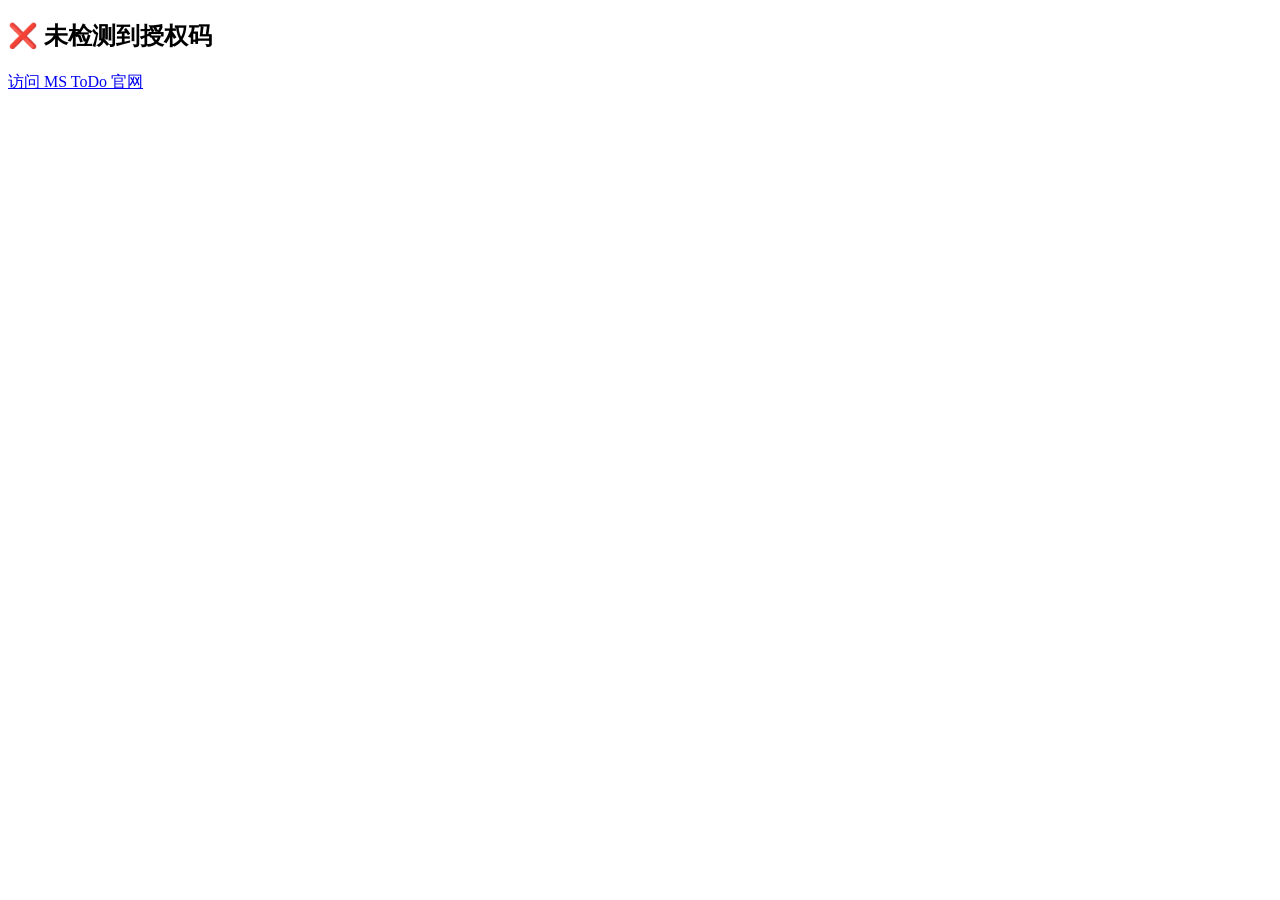
<file: auth/callback.html>
<!DOCTYPE html>
<html lang="zh">
<head>
    <meta charset="UTF-8"/>
    <title>Microsoft OAuth 回调</title>
    <script>
        document.addEventListener("DOMContentLoaded", () => {
            const params = new URLSearchParams(window.location.search);
            const code = params.get("code");

            if (!code) {
                document.body.innerHTML = `
                    <h2>❌ 未检测到授权码</h2>
                    <a class="cta" href="https://mstodo.dpdns.org" target="_blank" id="cta">
                        访问 MS ToDo 官网
                    </a>`;
                return;
            }

            // 1. 尝试 opener.postMessage（大概率失败，但保留）
            try {
                if (window.opener && !window.opener.closed) {
                    window.opener.postMessage({type: "oauth_code", code}, "*");
                    console.log("📡 postMessage 已发送");
                }
            } catch (e) {
                console.warn("⚠️ postMessage 失败:", e);
            }

            // 2. 显示成功信息，延迟关闭（给插件轮询检测留出时间）
            document.body.innerHTML = `
        <h2>✅ 授权成功！</h2>
        <p>正在通知插件，请稍候...</p>
        <a class="cta" href="https://mstodo.dpdns.org" target="_blank" id="cta">访问 MS ToDo 官网</a>`;


            // 🔑 关键：延迟 4 秒再尝试关闭，让插件轮询能检测到 URL
            setTimeout(() => {
                try {
                    // 再次尝试通知
                    if (window.opener && !window.opener.closed) {
                        window.opener.postMessage({type: "oauth_code", code}, "*");
                    }
                } catch (e) {
                }
                // 尝试关闭窗口
                try {
                    window.close();
                } catch {
                }
            }, 4000);
        });
    </script>
</head>
<body>
<h2>正在处理授权结果...</h2>
</body>
</html>
</file>
<file: css/page.css>
/* 完整样式 - 包含所有原有样式 + 轮播样式 */
* {
    margin: 0;
    padding: 0;
    box-sizing: border-box;
}

:root {
    --primary-color: #2563eb;
    --primary-dark: #1d4ed8;
    --chrome-color: #4285f4;
    --edge-color: #0078d7;
    --text-dark: #1e293b;
    --text-light: #64748b;
    --bg-light: #f8fafc;
    --white: #ffffff;
    --accent-green: #10b981;
    --accent-amber: #f59e0b;
    --accent-rose: #e11d48;
    --gray-100: #f1f5f9;
    --gray-200: #e2e8f0;
    --gray-300: #cbd5e1;
    --shadow-sm: 0 4px 12px rgba(0, 0, 0, 0.05);
    --shadow-md: 0 8px 24px rgba(0, 0, 0, 0.1);
    --shadow-lg: 0 20px 40px rgba(0, 0, 0, 0.15);
    --transition: all 0.3s ease;
}

body {
    font-family: 'Segoe UI', system-ui, -apple-system, BlinkMacSystemFont, sans-serif;
    line-height: 1.6;
    color: var(--text-dark);
    background: var(--white);
    scroll-behavior: smooth;
    overflow-x: hidden;
}

nav {
    display: flex;
    justify-content: space-between;
    align-items: center;
    padding: 1.2rem 10%;
    background: rgba(255, 255, 255, 0.95);
    position: sticky;
    top: 0;
    z-index: 1000;
    backdrop-filter: blur(12px);
    border-bottom: 1px solid var(--gray-100);
    box-shadow: var(--shadow-sm);
}

.logo {
    font-size: 1.5rem;
    font-weight: 700;
    color: var(--primary-color);
    display: flex;
    align-items: center;
    gap: 12px;
}

.logo a {
    display: flex;
    align-items: center;
    gap: 12px;
    text-decoration: none;
    color: inherit;
}

.logo img {
    width: 32px;
    height: 32px;
    border-radius: 8px;
}

.nav-links {
    display: flex;
    align-items: center;
    gap: 2rem;
}

.nav-links a, .nav-links span {
    text-decoration: none;
    color: var(--text-dark);
    font-weight: 500;
    transition: var(--transition);
    cursor: pointer;
    display: flex;
    align-items: center;
    gap: 6px;
    font-size: 1rem;
    padding: 6px 0;
    border-bottom: 2px solid transparent;
}

.nav-links a:hover, .nav-links span:hover {
    color: var(--primary-color);
    border-bottom-color: var(--primary-color);
}

.nav-links .btn-sponsor-nav {
    color: var(--accent-rose);
    font-weight: 600;
}

.nav-lang {
    display: flex;
    align-items: center;
    gap: 6px;
    background: var(--gray-100);
    padding: 1px 16px;
    border-radius: 40px;
    font-weight: 300;
    cursor: pointer;
    border: 1px solid var(--gray-200);
    transition: var(--transition);
    margin-left: 0.5rem;
    color: var(--text-dark);
}

.hero {
    padding: 6rem 10% 5rem;
    text-align: center;
    background: linear-gradient(135deg, #eff6ff 0%, #ffffff 50%, #f8fafc 100%);
    position: relative;
    overflow: hidden;
}

.hero::before {
    content: '';
    position: absolute;
    top: -50%;
    right: -10%;
    width: 600px;
    height: 600px;
    background: radial-gradient(circle, rgba(37, 99, 235, 0.03) 0%, transparent 70%);
    border-radius: 50%;
    z-index: 0;
}

.hero .version-badge {
    display: inline-block;
    background: linear-gradient(145deg, #1e3c72, #2a5298);
    color: white;
    padding: 8px 28px;
    border-radius: 40px;
    font-size: 1.2rem;
    font-weight: 700;
    margin-bottom: 2rem;
    backdrop-filter: blur(4px);
    border: 1px solid rgba(255, 255, 255, 0.2);
    box-shadow: var(--shadow-md);
    letter-spacing: 1px;
}

#dynamic-slogan {
    font-size: 3.2rem;
    font-weight: 800;
    min-height: 6rem;
    margin-bottom: 1.2rem;
    background: linear-gradient(135deg, #1e40af, var(--primary-color), #3b82f6);
    -webkit-background-clip: text;
    -webkit-text-fill-color: transparent;
    background-clip: text;
    letter-spacing: -1px;
    line-height: 1.3;
    display: flex;
    align-items: center;
    justify-content: center;
    gap: 12px;
    flex-wrap: wrap;
}

.tagline-row {
    display: flex;
    justify-content: center;
    gap: 2rem;
    margin: 1.5rem 0;
    flex-wrap: wrap;
    position: relative;
    z-index: 1;
}

.tagline {
    font-size: 1.3rem;
    color: var(--text-dark);
    background: rgba(255, 255, 255, 0.7);
    padding: 0.5rem 1.5rem;
    border-radius: 40px;
    backdrop-filter: blur(4px);
    border: 1px solid rgba(37, 99, 235, 0.2);
    font-weight: 500;
}

.hero .subhead {
    font-size: 1.3rem;
    color: var(--text-light);
    max-width: 800px;
    margin: 0 auto 2rem;
    position: relative;
    z-index: 1;
}

.download-container {
    display: flex;
    gap: 1.2rem;
    justify-content: center;
    flex-wrap: wrap;
    margin-top: 2.5rem;
    position: relative;
    z-index: 1;
}

.btn-download {
    color: white;
    padding: 1rem 2.2rem;
    border-radius: 50px;
    text-decoration: none;
    font-weight: 600;
    font-size: 1.1rem;
    transition: var(--transition);
    display: flex;
    align-items: center;
    gap: 12px;
    box-shadow: var(--shadow-md);
}

.btn-download:hover {
    transform: translateY(-4px);
    box-shadow: var(--shadow-lg);
}

.btn-chrome {
    background: var(--chrome-color);
}

.btn-edge {
    background: var(--edge-color);
}

.stats-bar {
    display: flex;
    justify-content: center;
    gap: 4rem;
    margin-top: 4rem;
    padding: 2rem;
    background: rgba(255, 255, 255, 0.6);
    backdrop-filter: blur(8px);
    border-radius: 60px;
    max-width: 800px;
    margin-left: auto;
    margin-right: auto;
    border: 1px solid var(--gray-200);
}

.stat-item {
    text-align: center;
}

.stat-number {
    font-size: 2rem;
    font-weight: 700;
    color: var(--primary-color);
}

.stat-label {
    color: var(--text-light);
    font-size: 0.9rem;
    text-transform: uppercase;
    letter-spacing: 1px;
}

.slogan-waterfall {
    background: linear-gradient(90deg, #f1f5f9 0%, #ffffff 20%, #ffffff 80%, #f1f5f9 100%);
    padding: 2.8rem 10% 2.2rem;
    overflow: hidden;
    border-bottom: 1px solid var(--gray-200);
    border-top: 1px solid var(--gray-200);
    margin-top: 1rem;
}

.waterfall-track {
    display: flex;
    gap: 2.5rem;
    width: max-content;
    animation: scrollRightToLeft 28s linear infinite;
}

.waterfall-track:hover {
    animation-play-state: paused;
}

.waterfall-item {
    display: flex;
    align-items: center;
    gap: 12px;
    background: white;
    padding: 0.9rem 2.2rem;
    border-radius: 60px;
    box-shadow: var(--shadow-sm);
    border: 1px solid var(--gray-200);
    font-size: 1.25rem;
    font-weight: 600;
    white-space: nowrap;
}

@keyframes scrollRightToLeft {
    0% {
        transform: translateX(0);
    }
    100% {
        transform: translateX(calc(-50% - 1.25rem));
    }
}

/* 轮播图样式 */
.carousel-container {
    position: relative;
    width: 100%;
    border-radius: 28px;
    overflow: hidden;
    box-shadow: var(--shadow-lg);
    background: #f1f5f9;
}

.carousel-slides {
    display: flex;
    transition: transform 0.5s cubic-bezier(0.2, 0.9, 0.4, 1.1);
    width: 100%;
}

.carousel-slide {
    flex: 0 0 100%;
    width: 100%;
}

.carousel-slide img {
    width: 100%;
    height: auto;
    display: block;
    background: #fff;
}

.carousel-btn {
    position: absolute;
    top: 50%;
    transform: translateY(-50%);
    background: rgba(0, 0, 0, 0.5);
    backdrop-filter: blur(4px);
    color: white;
    border: none;
    width: 44px;
    height: 44px;
    border-radius: 60px;
    display: flex;
    align-items: center;
    justify-content: center;
    font-size: 1.6rem;
    cursor: pointer;
    z-index: 10;
    transition: 0.2s;
}

.carousel-btn:hover {
    background: var(--primary-color);
}

.btn-prev {
    left: 16px;
}

.btn-next {
    right: 16px;
}

.carousel-dots {
    position: absolute;
    bottom: 16px;
    left: 0;
    right: 0;
    display: flex;
    justify-content: center;
    gap: 12px;
    z-index: 10;
}

.dot {
    width: 10px;
    height: 10px;
    background: rgba(255, 255, 255, 0.5);
    border-radius: 50%;
    cursor: pointer;
    transition: 0.2s;
}

.dot.active {
    background: var(--primary-color);
    width: 26px;
    border-radius: 12px;
    background: white;
    box-shadow: 0 0 4px rgba(0, 0, 0, 0.3);
}

.features {
    padding: 5rem 10%;
    display: grid;
    grid-template-columns: repeat(4, 1fr);
    gap: 2rem;
    background: #fff;
}

.feature-card {
    padding: 2rem 1.5rem;
    border-radius: 20px;
    background: var(--bg-light);
    transition: var(--transition);
    border: 1px solid var(--gray-100);
    box-shadow: var(--shadow-sm);
}

.feature-card:hover {
    background: white;
    border-color: var(--primary-color);
    transform: translateY(-8px);
    box-shadow: var(--shadow-lg);
}

.feature-icon {
    font-size: 2.2rem;
    color: var(--primary-color);
    margin-bottom: 1.5rem;
    background: rgba(37, 99, 235, 0.1);
    width: 60px;
    height: 60px;
    display: flex;
    align-items: center;
    justify-content: center;
    border-radius: 16px;
}

.feature-card h3 {
    margin-bottom: 1rem;
    font-size: 1.3rem;
    font-weight: 700;
}

.feature-card p {
    color: var(--text-light);
    font-size: 0.95rem;
}

.showcase {
    padding: 5rem 10%;
    background: linear-gradient(135deg, #f8fafc 0%, #ffffff 100%);
}

.showcase-grid {
    display: grid;
    grid-template-columns: repeat(2, 1fr);
    gap: 3rem;
    align-items: center;
}

.showcase-content h3 {
    font-size: 2rem;
    margin-bottom: 1.5rem;
}

.showcase-list {
    list-style: none;
}

.showcase-list li {
    margin-bottom: 1.2rem;
    display: flex;
    align-items: flex-start;
    gap: 12px;
}

.showcase-list i {
    color: var(--accent-green);
    font-size: 1.3rem;
    margin-top: 2px;
}

.showcase-quote {
    margin-top: 2rem;
    padding: 1.5rem;
    background: rgba(37, 99, 235, 0.05);
    border-radius: 16px;
    border-left: 4px solid var(--primary-color);
}

.theme-showcase {
    padding: 5rem 10%;
    background: var(--white);
}

.section-title {
    text-align: center;
    font-size: 2.5rem;
    margin-bottom: 1rem;
}

.section-subtitle {
    text-align: center;
    color: var(--text-light);
    max-width: 700px;
    margin: 0 auto 3rem;
    font-size: 1.2rem;
}

.theme-grid {
    display: grid;
    grid-template-columns: repeat(4, 1fr);
    gap: 1.5rem;
    margin-top: 3rem;
}

.theme-item {
    background: var(--bg-light);
    border-radius: 20px;
    padding: 2rem 1.5rem;
    text-align: center;
    transition: var(--transition);
    border: 1px solid var(--gray-200);
    cursor: pointer;
}

.theme-item:hover {
    transform: translateY(-5px);
    box-shadow: var(--shadow-md);
}

.theme-color {
    width: 60px;
    height: 60px;
    border-radius: 30px;
    margin: 0 auto 1rem;
    border: 3px solid white;
    box-shadow: var(--shadow-sm);
}

.theme-blue { background: #2563eb; }
.theme-purple { background: #7c3aed; }
.theme-green { background: #10b981; }
.theme-rose { background: #e11d48; }
.theme-orange { background: #f97316; }
.theme-teal { background: #14b8a6; }
.theme-indigo { background: #4f46e5; }
.theme-gray { background: #4b5563; }

.mobile-showcase {
    padding: 5rem 10%;
    background: #ffffff;
    border-bottom: 1px solid var(--gray-100);
}

.mobile-showcase h2 {
    font-size: 2.4rem;
    margin-bottom: 1rem;
    text-align: center;
}

.mobile-showcase .sub {
    text-align: center;
    color: var(--text-light);
    margin-bottom: 3rem;
    font-size: 1.2rem;
}

.mobile-grid {
    display: flex;
    flex-wrap: wrap;
    justify-content: center;
    gap: 3rem;
    align-items: flex-end;
}

.mobile-card {
    background: var(--bg-light);
    border-radius: 36px 36px 24px 24px;
    padding: 1.8rem 1.8rem 2rem;
    box-shadow: var(--shadow-lg);
    width: 280px;
    transition: var(--transition);
    border: 1px solid var(--gray-200);
    text-align: center;
}

.mobile-card:hover {
    transform: scale(1.03);
    border-color: var(--primary-color);
}

.mobile-card img {
    width: 100%;
    border-radius: 28px;
    box-shadow: 0 10px 20px rgba(0, 0, 0, 0.1);
    border: 4px solid white;
    margin-bottom: 1.2rem;
}

.sync-badge {
    background: #e6f7e6;
    color: #2e7d32;
    padding: 4px 16px;
    border-radius: 40px;
    font-weight: 600;
    font-size: 0.9rem;
    display: inline-block;
    margin-top: 1rem;
}

.highlight {
    background: var(--text-dark);
    color: white;
    padding: 6rem 10%;
    display: flex;
    align-items: center;
    gap: 4rem;
    flex-wrap: wrap;
}

.highlight-content {
    flex: 1;
    min-width: 300px;
}

.highlight-content h2 {
    font-size: 2.8rem;
    margin-bottom: 1.5rem;
}

.privacy-list {
    list-style: none;
}

.privacy-item {
    display: flex;
    align-items: center;
    gap: 18px;
    margin-bottom: 1.2rem;
    background: rgba(255, 255, 255, 0.05);
    padding: 16px 24px;
    border-radius: 16px;
    border: 1px solid rgba(255, 255, 255, 0.1);
    transition: var(--transition);
}

.privacy-item:hover {
    background: rgba(255, 255, 255, 0.08);
    transform: translateX(5px);
}

.privacy-item i {
    color: var(--accent-green);
    font-size: 1.5rem;
}

.privacy-item strong {
    color: #f8fafc;
    font-size: 1.1rem;
    margin-right: 8px;
}

.privacy-tagline {
    margin-top: 2rem;
    padding: 1rem;
    background: rgba(16, 185, 129, 0.1);
    border-radius: 12px;
    color: var(--accent-green);
    font-weight: 600;
    display: flex;
    align-items: center;
    gap: 10px;
}

.highlight-image {
    flex: 1;
    min-width: 300px;
    border-radius: 24px;
    overflow: hidden;
    box-shadow: 0 30px 60px rgba(0, 0, 0, 0.3);
}

.highlight-image img {
    width: 100%;
    height: auto;
    display: block;
}

.tech-stack {
    padding: 5rem 10%;
    background: white;
}

.tech-grid {
    display: grid;
    grid-template-columns: repeat(5, 1fr);
    gap: 1.5rem;
    margin-top: 3rem;
}

.tech-item {
    background: var(--bg-light);
    padding: 1.5rem;
    border-radius: 16px;
    text-align: center;
    border: 1px solid var(--gray-200);
    transition: var(--transition);
}

.tech-item:hover {
    transform: translateY(-5px);
    border-color: var(--primary-color);
}

.tech-item i {
    font-size: 2.5rem;
    color: var(--primary-color);
    margin-bottom: 1rem;
}

.faq {
    padding: 5rem 10%;
    background: var(--bg-light);
}

.faq-grid {
    display: grid;
    grid-template-columns: repeat(2, 1fr);
    gap: 2rem;
    margin-top: 3rem;
}

.faq-item {
    background: white;
    padding: 2rem;
    border-radius: 20px;
    box-shadow: var(--shadow-sm);
    border: 1px solid var(--gray-200);
    transition: var(--transition);
}

.faq-item:hover {
    box-shadow: var(--shadow-md);
    border-color: var(--primary-color);
}

.faq-item h4 {
    font-size: 1.2rem;
    margin-bottom: 1rem;
    display: flex;
    align-items: center;
    gap: 10px;
}

.cta {
    padding: 5rem 10%;
    text-align: center;
    background: linear-gradient(135deg, var(--primary-color), #1e40af);
    color: white;
}

.cta-quote {
    font-size: 2rem;
    font-weight: 600;
    margin-bottom: 1rem;
}

.cta-buttons {
    display: flex;
    gap: 1.5rem;
    justify-content: center;
    flex-wrap: wrap;
    margin-top: 2rem;
}

.btn-cta {
    background: white;
    color: var(--primary-color);
    padding: 1rem 2.5rem;
    border-radius: 50px;
    text-decoration: none;
    font-weight: 600;
    font-size: 1.1rem;
    transition: var(--transition);
    display: inline-flex;
    align-items: center;
    gap: 10px;
}

.btn-cta-outline {
    background: transparent;
    color: white;
    border: 2px solid white;
}

.btn-cta-outline:hover {
    background: white;
    color: var(--primary-color);
}

.modal-overlay {
    position: fixed;
    top: 0;
    left: 0;
    width: 100%;
    height: 100%;
    background: rgba(0, 0, 0, 0.8);
    display: none;
    align-items: center;
    justify-content: center;
    z-index: 2000;
    backdrop-filter: blur(8px);
}

.modal-content {
    background: white;
    padding: 2.5rem;
    border-radius: 32px;
    max-width: 700px;
    width: 90%;
    max-height: 80vh;
    overflow-y: auto;
    position: relative;
}

.modal-close {
    position: absolute;
    top: 1.5rem;
    right: 1.5rem;
    font-size: 1.8rem;
    cursor: pointer;
    background: none;
    border: none;
    width: 40px;
    height: 40px;
    border-radius: 50%;
    display: flex;
    align-items: center;
    justify-content: center;
    transition: var(--transition);
}

.modal-close:hover {
    background: var(--gray-100);
}

.privacy-policy-content {
    margin-top: 1.5rem;
    color: var(--text-dark);
    line-height: 1.8;
}

.privacy-policy-content h3 {
    margin: 1.8rem 0 0.8rem;
    color: var(--primary-color);
}

.privacy-policy-content h3:first-of-type {
    margin-top: 0;
}

.privacy-policy-content p {
    margin-bottom: 1rem;
    color: var(--text-light);
}

.privacy-policy-content ul {
    margin-left: 1.5rem;
    margin-bottom: 1rem;
    color: var(--text-light);
}

.qr-container {
    display: flex;
    gap: 2.5rem;
    justify-content: center;
    flex-wrap: wrap;
    margin-top: 2rem;
}

.qr-item {
    text-align: center;
}

.qr-item img {
    width: 140px;
    border-radius: 20px;
}

footer {
    padding: 4rem 10%;
    text-align: center;
    border-top: 1px solid var(--gray-200);
    color: var(--text-light);
    background: #fafafa;
}

.footer-links {
    margin-bottom: 2rem;
    display: flex;
    justify-content: center;
    gap: 2.5rem;
    flex-wrap: wrap;
}

.footer-links a, .footer-links span {
    text-decoration: none;
    color: var(--text-light);
    cursor: pointer;
    transition: var(--transition);
}

.footer-links a:hover, .footer-links span:hover {
    color: var(--primary-color);
}

@media (max-width: 1200px) {
    .features { grid-template-columns: repeat(2, 1fr); }
    .tech-grid { grid-template-columns: repeat(3, 1fr); }
    .theme-grid { grid-template-columns: repeat(2, 1fr); }
}

@media (max-width: 992px) {
    .showcase-grid { grid-template-columns: 1fr; }
    .faq-grid { grid-template-columns: 1fr; }
}

@media (max-width: 768px) {
    #dynamic-slogan { font-size: 2.2rem; }
    .features { grid-template-columns: 1fr; }
    .carousel-btn { width: 36px; height: 36px; font-size: 1.2rem; }
}

/* ==================== 新增功能展示区样式 ==================== */

.new-features {
    max-width: 1280px;
    margin: 4rem auto;
    padding: 0 2rem;
}

.new-features-grid {
    display: grid;
    grid-template-columns: repeat(auto-fit, minmax(280px, 1fr));
    gap: 2rem;
    margin-top: 2rem;
}

.new-feature-card {
    background: var(--card-bg, #ffffff);
    border-radius: 24px;
    padding: 1.5rem;
    position: relative;
    transition: all 0.3s ease;
    border: 1px solid var(--gray-200, #e5e7eb);
    box-shadow: 0 4px 12px rgba(0, 0, 0, 0.05);
}

.new-feature-card:hover {
    transform: translateY(-4px);
    box-shadow: 0 20px 30px -12px rgba(0, 0, 0, 0.15);
    border-color: var(--primary-color, #2563eb);
}

.feature-img-placeholder {
    margin-bottom: 1rem;
    border-radius: 16px;
    overflow: hidden;
    background: linear-gradient(135deg, #f0f9ff 0%, #e0f2fe 100%);
}

.placeholder-img {
    aspect-ratio: 16 / 9;
    display: flex;
    flex-direction: column;
    align-items: center;
    justify-content: center;
    gap: 0.5rem;
    color: var(--primary-color, #2563eb);
    font-size: 0.85rem;
    font-weight: 500;
}

.placeholder-img i {
    font-size: 3rem;
    opacity: 0.7;
}

/* 各功能卡片不同渐变背景 */
.new-feature-card:nth-child(1) .feature-img-placeholder {
    background: linear-gradient(135deg, #e8f0fe 0%, #d4e4fc 100%);
}
.new-feature-card:nth-child(2) .feature-img-placeholder {
    background: linear-gradient(135deg, #fef3e8 0%, #fde6d4 100%);
}
.new-feature-card:nth-child(3) .feature-img-placeholder {
    background: linear-gradient(135deg, #fce7f3 0%, #fbd5e8 100%);
}
.new-feature-card:nth-child(4) .feature-img-placeholder {
    background: linear-gradient(135deg, #e8f8f0 0%, #d4f0e4 100%);
}

.feature-badge {
    position: absolute;
    top: 1rem;
    right: 1rem;
    background: linear-gradient(135deg, #f59e0b, #ef4444);
    color: white;
    font-size: 0.7rem;
    font-weight: 600;
    padding: 0.25rem 0.6rem;
    border-radius: 20px;
    letter-spacing: 0.5px;
}

.new-feature-card h3 {
    font-size: 1.25rem;
    margin: 0.75rem 0 0.5rem;
    color: var(--text-dark, #111827);
}

.new-feature-card p {
    color: var(--text-light, #4b5563);
    font-size: 0.9rem;
    line-height: 1.5;
    margin-bottom: 1rem;
}

.feature-tags {
    display: flex;
    flex-wrap: wrap;
    gap: 0.5rem;
}

.feature-tags span {
    background: var(--gray-100, #f3f4f6);
    padding: 0.25rem 0.75rem;
    border-radius: 20px;
    font-size: 0.7rem;
    color: var(--gray-700, #374151);
    border: 1px solid var(--gray-200, #e5e7eb);
}

/* 暗色主题适配 */
.dark-theme .new-feature-card {
    background: #1f2937;
    border-color: #374151;
}

.dark-theme .new-feature-card h3 {
    color: #f9fafb;
}

.dark-theme .feature-tags span {
    background: #374151;
    color: #e5e7eb;
    border-color: #4b5563;
}

/* 移动端适配 */
@media (max-width: 768px) {
    .new-features {
        padding: 0 1rem;
        margin: 2rem auto;
    }

    .new-features-grid {
        gap: 1.25rem;
    }

    .new-feature-card {
        padding: 1.25rem;
    }
}
</file>
